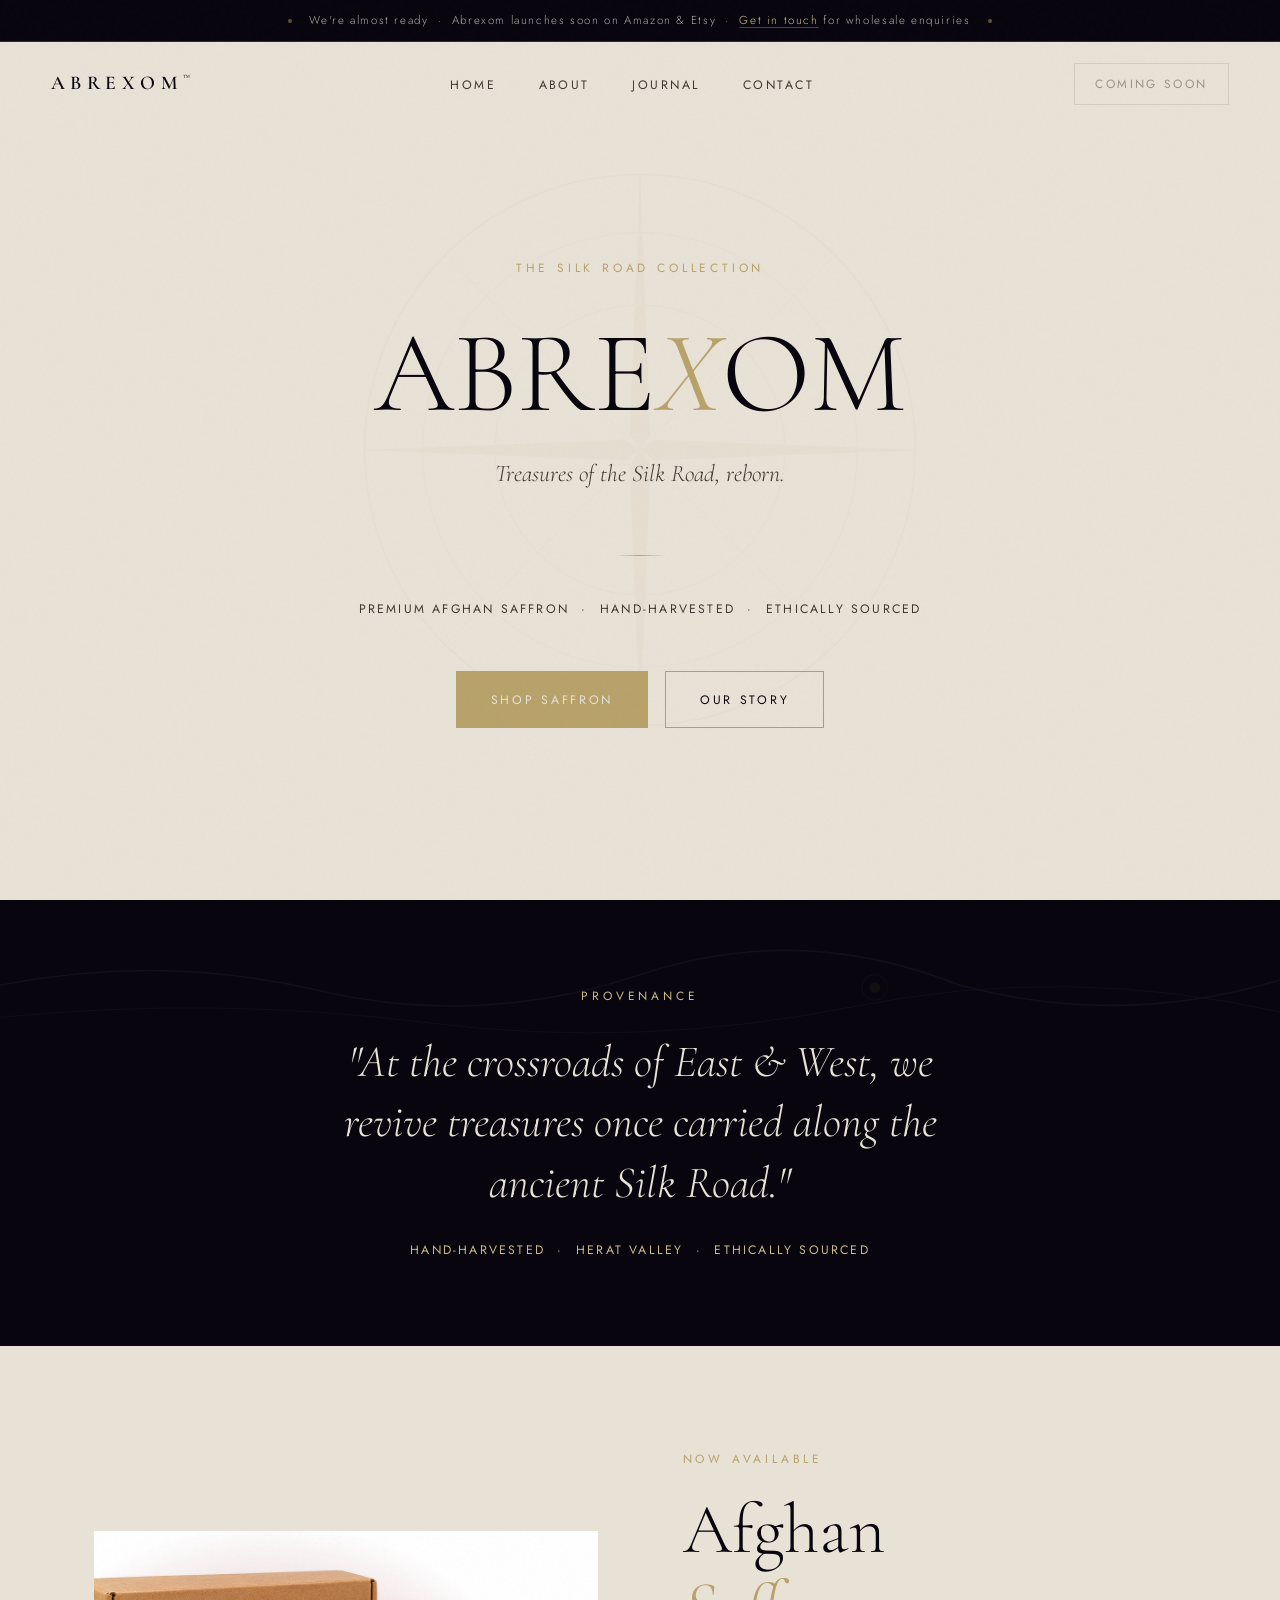
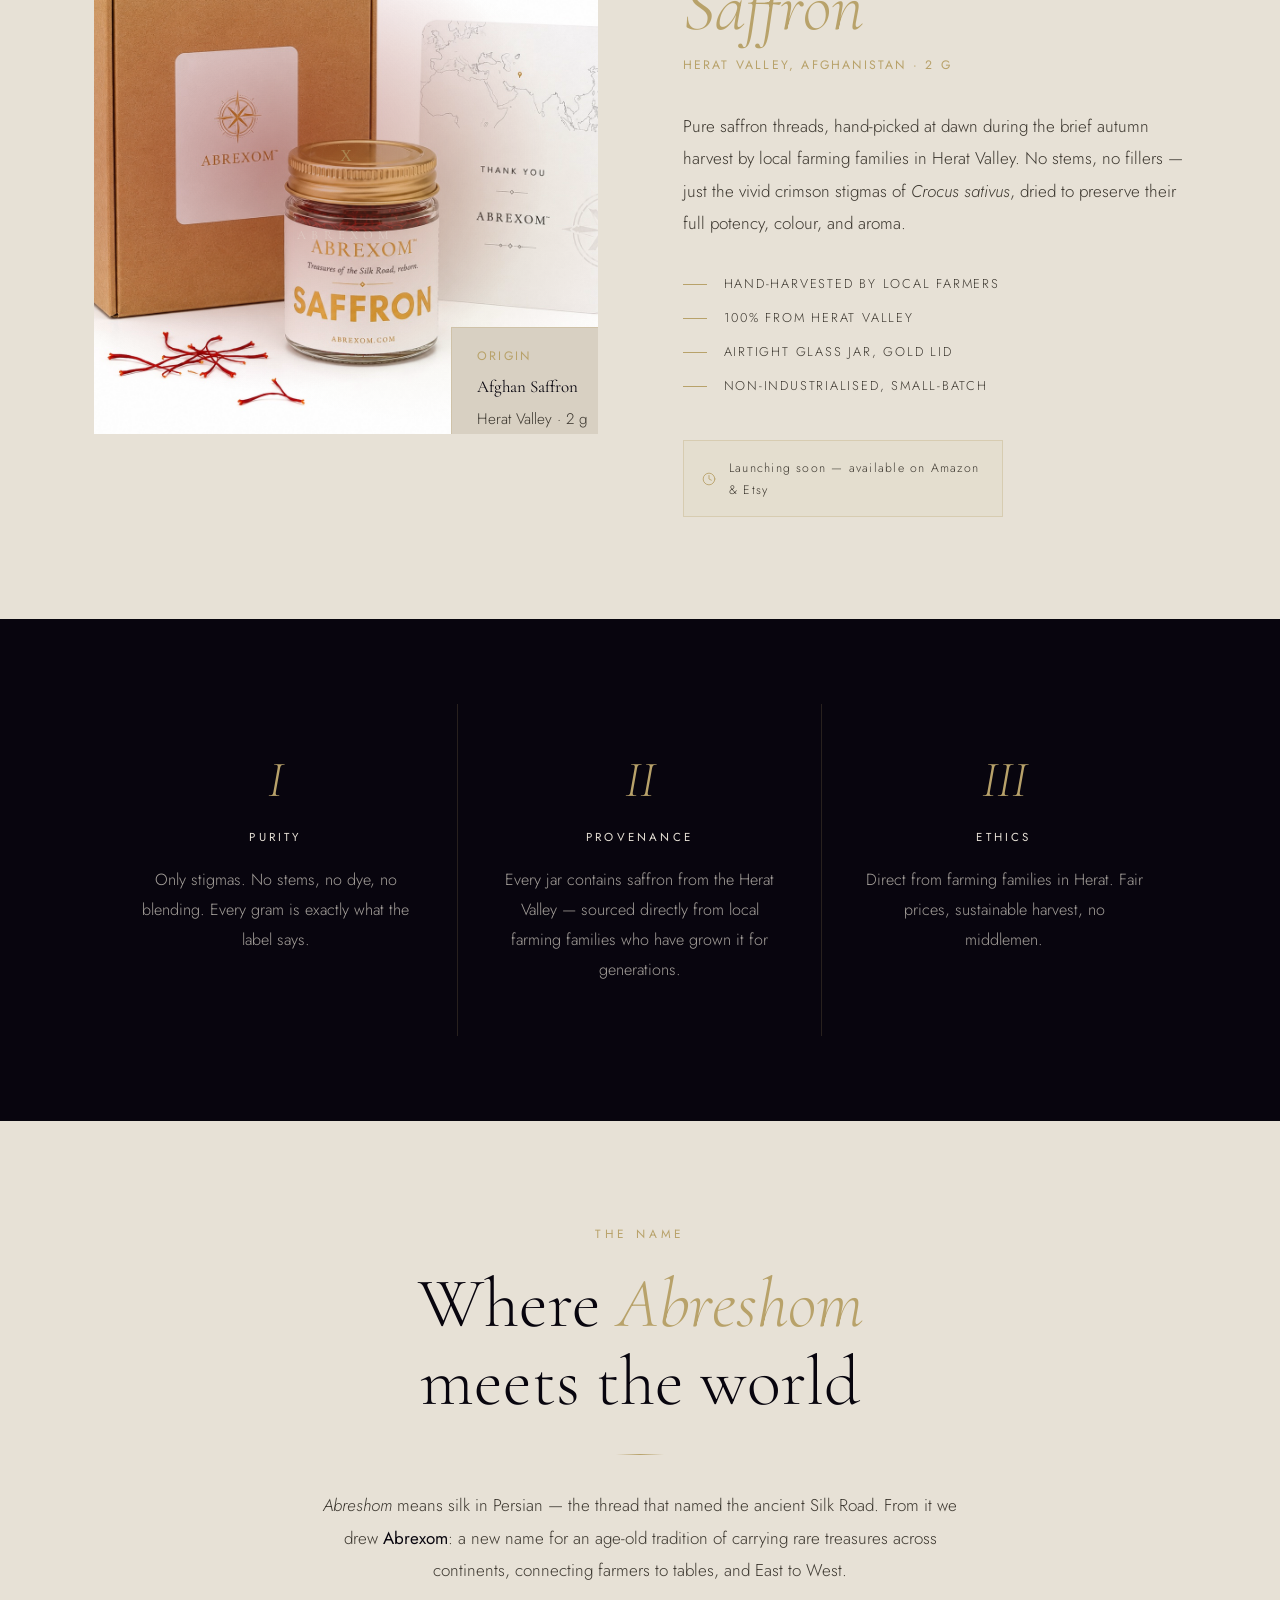
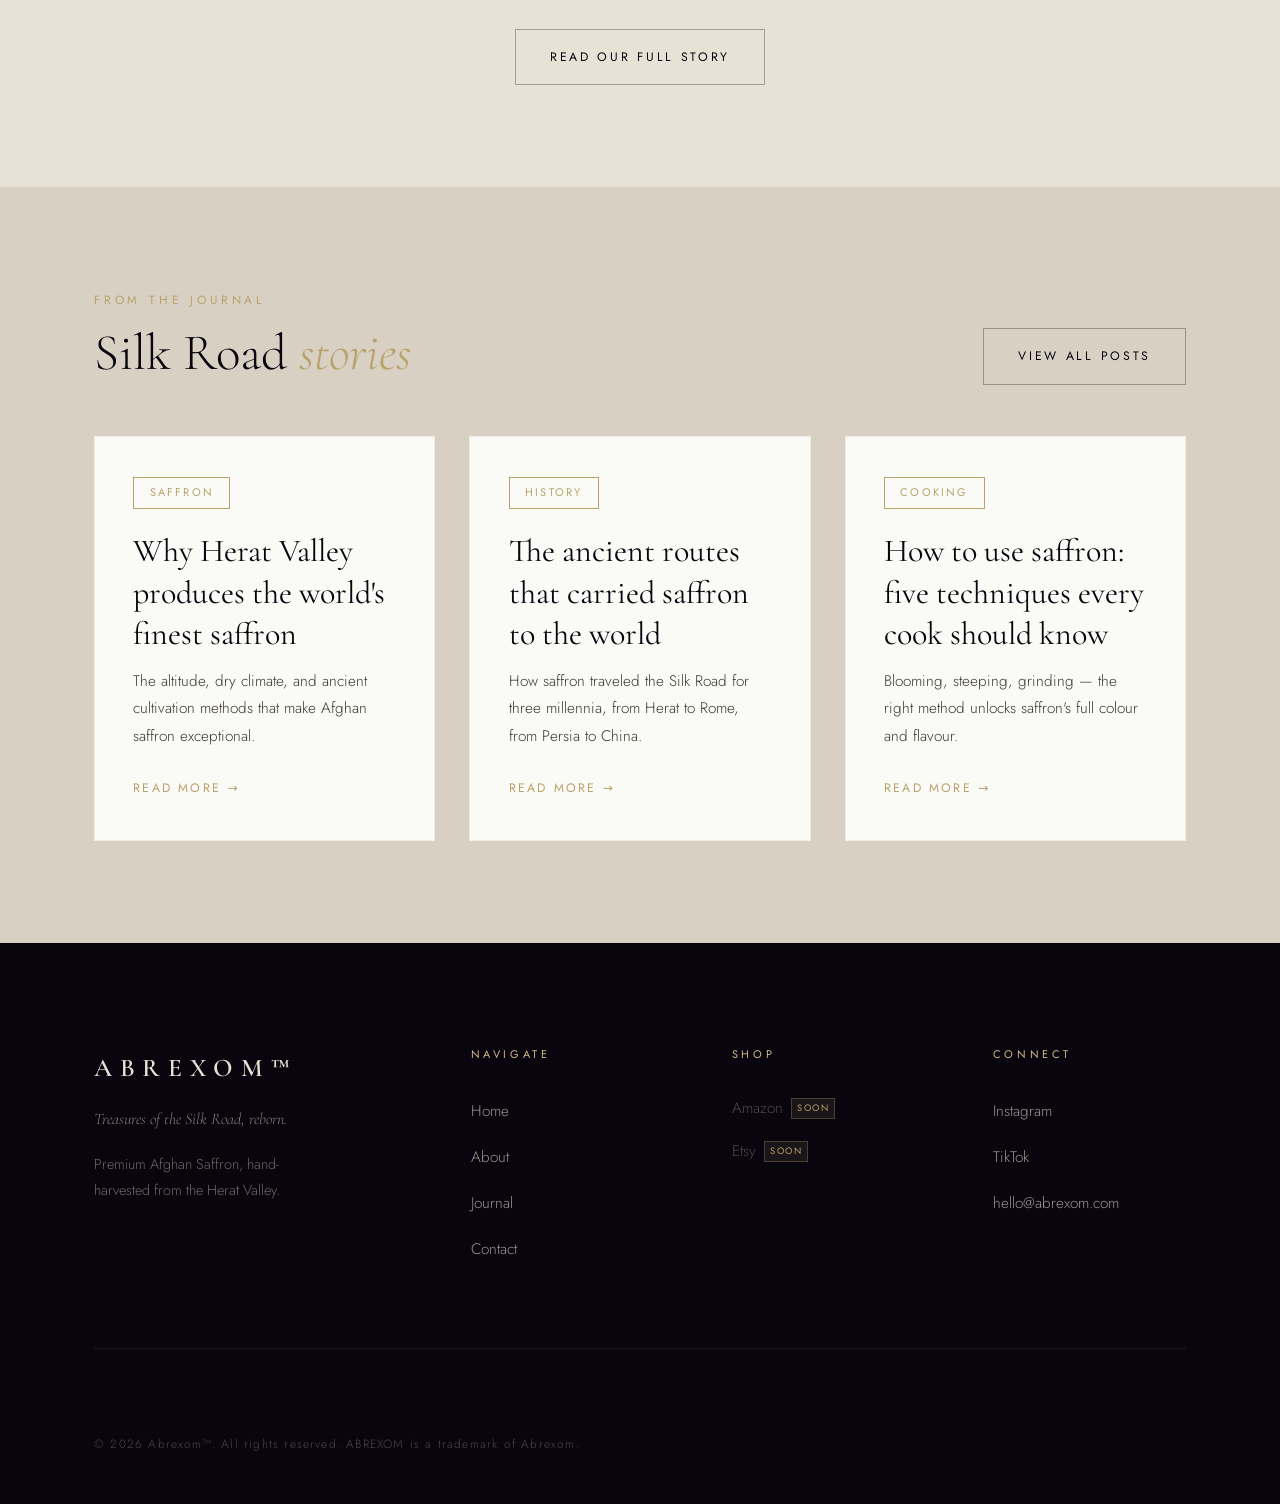
<file: index.html>
<!DOCTYPE html>
<html lang="en">
<head>
  <meta charset="UTF-8" />
  <meta name="viewport" content="width=device-width, initial-scale=1.0" />
  <!-- Google Analytics 4 -->
  <script async src="https://www.googletagmanager.com/gtag/js?id=G-04LR4LL9JZ"></script>
  <script>
    window.dataLayer = window.dataLayer || [];
    function gtag(){dataLayer.push(arguments);}
    gtag('js', new Date());
    gtag('config', 'G-04LR4LL9JZ');
  </script>
  <title>Abrexom™ — Treasures of the Silk Road, Reborn</title>
  <meta name="description" content="Premium Afghan Saffron, hand-harvested from the Herat Valley. Abrexom revives ancient Silk Road spices for the modern table." />
  <meta name="keywords" content="Afghan saffron, Herat Valley saffron, premium saffron, Silk Road spices, buy saffron online" />
  <link rel="canonical" href="https://www.abrexom.com/" />
  <meta property="og:type" content="website" />
  <meta property="og:url" content="https://www.abrexom.com/" />
  <meta property="og:title" content="Abrexom™ — Treasures of the Silk Road, Reborn" />
  <meta property="og:description" content="Premium Afghan Saffron, hand-harvested from the Herat Valley. Ethically sourced. Exceptionally pure." />
  <meta property="og:image" content="https://www.abrexom.com/assets/images/og-image.jpg" />
  <meta name="twitter:card" content="summary_large_image" />
  <script type="application/ld+json">
  {"@context":"https://schema.org","@type":"Organization","name":"Abrexom","url":"https://www.abrexom.com","description":"Abrexom revives treasures once carried along the ancient Silk Road. Premium Afghan saffron, hand-harvested from the Herat Valley.","sameAs":["https://www.instagram.com/shopabrexom","https://www.tiktok.com/@shopabrexom","https://www.amazon.com/abrexom","https://www.etsy.com/shop/abrexom"]}
  </script>
  <link rel="icon" href="/assets/images/favicon.ico" />
  <link rel="apple-touch-icon" href="/assets/images/apple-touch-icon.png" />
  <link rel="stylesheet" href="/css/global.css?v=11" />
</head>
<body>

<!-- ══ ANNOUNCEMENT BANNER ══════════════════════════════════ -->
<div class="announcement-bar">
  <div class="announcement-bar__inner">
    <span class="announcement-bar__dot" aria-hidden="true"></span>
    <p>We're almost ready &nbsp;·&nbsp; Abrexom launches soon on Amazon &amp; Etsy &nbsp;·&nbsp; <a href="/pages/contact.html">Get in touch</a> for wholesale enquiries</p>
    <span class="announcement-bar__dot" aria-hidden="true"></span>
  </div>
</div>

<!-- ══ NAV ══════════════════════════════════════════════════ -->
<nav class="nav" id="nav">
  <a href="/index.html" class="nav__logo">Abrexom<sup>™</sup></a>
  <ul class="nav__links">
    <li><a href="/index.html">Home</a></li>
    <li><a href="/pages/about.html">About</a></li>
    <li><a href="/pages/blog.html">Journal</a></li>
    <li><a href="/pages/contact.html">Contact</a></li>
  </ul>
  <a href="#shop" class="nav__shop nav__shop--disabled" aria-disabled="true">Coming Soon</a>
  <button class="nav__toggle" id="navToggle" aria-label="Open menu">
    <span></span><span></span><span></span>
  </button>
</nav>

<!-- Mobile drawer -->
<div class="nav__drawer" id="navDrawer">
  <a href="/index.html">Home</a>
  <a href="/pages/about.html">About</a>
  <a href="/pages/blog.html">Journal</a>
  <a href="/pages/contact.html">Contact</a>
  <a href="#" style="color:var(--ink-soft);cursor:default;pointer-events:none;">Coming Soon</a>
</div>

<!-- ══ HERO ═════════════════════════════════════════════════ -->
<section class="hero" style="min-height:100vh;display:flex;align-items:center;justify-content:center;text-align:center;padding:8rem 2rem 5rem;position:relative;overflow:hidden;">

  <!-- Compass rose watermark (decorative SVG — kept as bg element) -->
  <svg class="compass-wm" style="left:50%;top:50%;transform:translate(-50%,-50%);" viewBox="0 0 400 400" fill="none" xmlns="http://www.w3.org/2000/svg" aria-hidden="true">
    <circle cx="200" cy="200" r="190" stroke="#B8A26A" stroke-width="0.8"/>
    <circle cx="200" cy="200" r="150" stroke="#B8A26A" stroke-width="0.5"/>
    <circle cx="200" cy="200" r="100" stroke="#B8A26A" stroke-width="0.5"/>
    <line x1="200" y1="10" x2="200" y2="390" stroke="#B8A26A" stroke-width="0.5"/>
    <line x1="10" y1="200" x2="390" y2="200" stroke="#B8A26A" stroke-width="0.5"/>
    <line x1="65" y1="65" x2="335" y2="335" stroke="#B8A26A" stroke-width="0.5"/>
    <line x1="335" y1="65" x2="65" y2="335" stroke="#B8A26A" stroke-width="0.5"/>
    <polygon points="200,10 207,190 200,200 193,190" fill="#B8A26A"/>
    <polygon points="200,390 207,210 200,200 193,210" fill="#B8A26A"/>
    <polygon points="10,200 190,193 200,200 190,207" fill="#B8A26A"/>
    <polygon points="390,200 210,193 200,200 210,207" fill="#B8A26A"/>
  </svg>

  <div style="position:relative;z-index:1;max-width:900px;margin:0 auto;">
    <p class="t-eyebrow" style="margin-bottom:2.5rem;opacity:0;animation:fadeUp 0.9s 0.1s forwards;">
      The Silk Road Collection
    </p>
    <h1 class="t-display" style="margin-bottom:1.5rem;opacity:0;animation:fadeUp 0.9s 0.3s forwards;">
      ABRE<em>X</em>OM
    </h1>
    <p style="font-family:var(--ff-serif);font-size:clamp(1rem,2.5vw,1.4rem);font-style:italic;font-weight:300;color:var(--ink-soft);margin-bottom:3.5rem;opacity:0;animation:fadeUp 0.9s 0.5s forwards;">
      Treasures of the Silk Road, reborn.
    </p>
    <div class="divider" style="opacity:0;animation:fadeIn 1s 0.7s forwards;"></div>
    <p class="t-caption" style="margin-top:2.5rem;opacity:0;animation:fadeUp 0.9s 0.9s forwards;">
      Premium Afghan Saffron &nbsp;·&nbsp; Hand-harvested &nbsp;·&nbsp; Ethically sourced
    </p>
    <div class="hero-btns" style="margin-top:3rem;display:flex;gap:1rem;justify-content:center;flex-wrap:wrap;opacity:0;animation:fadeUp 0.9s 1.1s forwards;">
      <a href="#shop" class="btn btn--gold">Shop Saffron</a>
      <a href="/pages/about.html" class="btn btn--outline">Our Story</a>
    </div>
  </div>
</section>

<!-- ══ PROVENANCE STRIP ══════════════════════════════════════ -->
<div class="strip-dark" id="provenance">
  <!-- Decorative Silk Road path SVG -->
  <svg class="silk-road-bg" viewBox="0 0 1200 200" fill="none" aria-hidden="true">
    <path d="M0,80 Q150,50 300,85 Q450,120 600,70 Q750,20 900,80 Q1050,120 1200,75" stroke="#B8A26A" stroke-width="1.5" fill="none"/>
    <path d="M0,110 Q200,90 400,115 Q600,140 800,100 Q1000,60 1200,105" stroke="#B8A26A" stroke-width="0.8" fill="none"/>
    <circle cx="820" cy="82" r="5" fill="#B8A26A"/>
    <circle cx="820" cy="82" r="12" stroke="#B8A26A" stroke-width="0.8" fill="none"/>
  </svg>
  <div class="container" style="position:relative;z-index:1;text-align:center;">
    <span class="t-eyebrow reveal" style="color:var(--gold-light);">Provenance</span>
    <blockquote class="reveal reveal-delay-1" style="font-family:var(--ff-serif);font-size:clamp(1.4rem,3.5vw,2.8rem);font-weight:300;font-style:italic;line-height:1.35;max-width:680px;margin:1.5rem auto;color:var(--stone);">
      "At the crossroads of East &amp; West, we revive treasures once carried along the ancient Silk Road."
    </blockquote>
    <p class="t-caption reveal reveal-delay-2" style="color:var(--gold-light);margin-top:1.5rem;">
      Hand-harvested &nbsp;·&nbsp; Herat Valley &nbsp;·&nbsp; Ethically sourced
    </p>
  </div>
</div>

<!-- ══ PRODUCT ═══════════════════════════════════════════════ -->
<section class="section" id="shop">
  <div class="container">
    <div class="product-grid">

      <!-- Product image — replace SVG placeholder with real photo -->
      <div class="product-visual reveal">
        <!--
          IMAGE PLACEHOLDER
          Add hero-jar.jpg to: assets/images/hero-jar.jpg
          Recommended size: 900 x 900px (square), JPG
          This block will show the image once the file is added.
        -->
        <img
          src="/assets/images/hero-jar.jpg"
          alt="Abrexom Afghan Saffron — 2g glass jar, hand-harvested from the Herat Valley"
          class="product-img"
          onerror="this.style.display='none';this.nextElementSibling.style.display='flex';"
        />
        <!-- Fallback shown only if image file is missing -->
        <div class="product-img-fallback">
          <svg width="80" height="80" viewBox="0 0 400 400" fill="none" aria-hidden="true">
            <circle cx="200" cy="200" r="180" stroke="#B8A26A" stroke-width="1" opacity="0.4"/>
            <circle cx="200" cy="200" r="120" stroke="#B8A26A" stroke-width="0.6" opacity="0.3"/>
            <line x1="200" y1="20" x2="200" y2="380" stroke="#B8A26A" stroke-width="0.6" opacity="0.3"/>
            <line x1="20" y1="200" x2="380" y2="200" stroke="#B8A26A" stroke-width="0.6" opacity="0.3"/>
            <text x="200" y="215" font-family="Georgia, serif" font-size="80" font-weight="300" fill="#B8A26A" text-anchor="middle" opacity="0.6">X</text>
          </svg>
          <p style="font-family:var(--ff-serif);font-size:0.75rem;letter-spacing:0.4em;text-transform:uppercase;color:var(--stone);opacity:0.5;margin-top:1.5rem;">Abrexom</p>
        </div>
        <!-- Origin tag -->
        <div class="product-tag">
          <p class="t-caption" style="color:var(--gold);margin-bottom:0.3rem;">Origin</p>
          <p style="font-family:var(--ff-serif);font-size:1rem;font-weight:400;color:var(--ink);">Afghan Saffron</p>
          <p class="t-small" style="margin-top:0.2rem;">Herat Valley · 2 g</p>
        </div>
      </div>

      <!-- Product info -->
      <div class="reveal reveal-delay-2">
        <span class="t-eyebrow">Now Available</span>
        <h2 class="t-h1" style="margin:1.25rem 0 0.5rem;">Afghan<br><em>Saffron</em></h2>
        <p class="t-caption" style="color:var(--gold);margin-bottom:2rem;">Herat Valley, Afghanistan · 2 g</p>
        <p class="t-body" style="margin-bottom:2rem;">Pure saffron threads, hand-picked at dawn during the brief autumn harvest by local farming families in Herat Valley. No stems, no fillers — just the vivid crimson stigmas of <em>Crocus sativus</em>, dried to preserve their full potency, colour, and aroma.</p>

        <ul class="product-attrs">
          <li>Hand-harvested by local farmers</li>
          <li>100% from Herat Valley</li>
          <li>Airtight glass jar, gold lid</li>
          <li>Non-industrialised, small-batch</li>
        </ul>

        <!-- Shop buttons -->
        <div class="coming-soon-banner">
          <svg width="14" height="14" viewBox="0 0 24 24" fill="none" stroke="currentColor" stroke-width="1.5" stroke-linecap="round" stroke-linejoin="round" aria-hidden="true"><circle cx="12" cy="12" r="10"/><polyline points="12 6 12 12 16 14"/></svg>
          <span>Launching soon — available on Amazon &amp; Etsy</span>
        </div>
      </div>
    </div>
  </div>
</section>

<!-- ══ VALUES ════════════════════════════════════════════════ -->
<section class="values-section">
  <div class="container">
    <div class="values-boxes">
      <div class="value-box reveal">
        <span class="value-box__num">I</span>
        <p class="value-box__title">Purity</p>
        <p class="value-box__text">Only stigmas. No stems, no dye, no blending. Every gram is exactly what the label says.</p>
      </div>
      <div class="value-box reveal reveal-delay-2">
        <span class="value-box__num">II</span>
        <p class="value-box__title">Provenance</p>
        <p class="value-box__text">Every jar contains saffron from the Herat Valley — sourced directly from local farming families who have grown it for generations.</p>
      </div>
      <div class="value-box reveal reveal-delay-3">
        <span class="value-box__num">III</span>
        <p class="value-box__title">Ethics</p>
        <p class="value-box__text">Direct from farming families in Herat. Fair prices, sustainable harvest, no middlemen.</p>
      </div>
    </div>
  </div>
</section>

<!-- ══ STORY TEASER ══════════════════════════════════════════ -->
<section class="section" style="text-align:center;">
  <div class="container container--narrow">
    <span class="t-eyebrow reveal">The Name</span>
    <h2 class="t-h1 reveal reveal-delay-1" style="margin:1.25rem 0;">
      Where <em>Abreshom</em><br>meets the world
    </h2>
    <span class="divider reveal reveal-delay-2"></span>
    <p class="t-body reveal reveal-delay-3" style="margin-top:2rem;">
      <em>Abreshom</em> means silk in Persian — the thread that named the ancient Silk Road. From it we drew <strong style="color:var(--ink);font-weight:400;">Abrexom</strong>: a new name for an age-old tradition of carrying rare treasures across continents, connecting farmers to tables, and East to West.
    </p>
    <div style="margin-top:2.5rem;" class="reveal reveal-delay-4">
      <a href="/pages/about.html" class="btn btn--outline">Read Our Full Story</a>
    </div>
  </div>
</section>

<!-- ══ JOURNAL TEASER ════════════════════════════════════════ -->
<section class="section" style="background:var(--stone-d);">
  <div class="container">
    <div class="journal-header">
      <div>
        <span class="t-eyebrow reveal">From the Journal</span>
        <h2 class="t-h2 reveal reveal-delay-1" style="margin-top:0.75rem;">Silk Road <em>stories</em></h2>
      </div>
      <a href="/pages/blog.html" class="btn btn--outline reveal">View all posts</a>
    </div>
    <div class="grid-3">
      <article class="card reveal">
        <span class="badge" style="margin-bottom:1.25rem;">Saffron</span>
        <h3 class="t-h3" style="margin-bottom:0.75rem;">Why Herat Valley produces the world's finest saffron</h3>
        <p class="t-small" style="margin-bottom:1.25rem;">The altitude, dry climate, and ancient cultivation methods that make Afghan saffron exceptional.</p>
        <a href="/pages/blog.html#post-1" class="t-caption" style="color:var(--gold);">Read more →</a>
      </article>
      <article class="card reveal reveal-delay-2">
        <span class="badge" style="margin-bottom:1.25rem;">History</span>
        <h3 class="t-h3" style="margin-bottom:0.75rem;">The ancient routes that carried saffron to the world</h3>
        <p class="t-small" style="margin-bottom:1.25rem;">How saffron traveled the Silk Road for three millennia, from Herat to Rome, from Persia to China.</p>
        <a href="/pages/blog.html#post-2" class="t-caption" style="color:var(--gold);">Read more →</a>
      </article>
      <article class="card reveal reveal-delay-3">
        <span class="badge" style="margin-bottom:1.25rem;">Cooking</span>
        <h3 class="t-h3" style="margin-bottom:0.75rem;">How to use saffron: five techniques every cook should know</h3>
        <p class="t-small" style="margin-bottom:1.25rem;">Blooming, steeping, grinding — the right method unlocks saffron's full colour and flavour.</p>
        <a href="/pages/blog.html#post-3" class="t-caption" style="color:var(--gold);">Read more →</a>
      </article>
    </div>
  </div>
</section>

<!-- ══ FOOTER ════════════════════════════════════════════════ -->
<footer class="footer">
  <div class="container">
    <div class="footer__grid">
      <div>
        <p class="footer__brand-name">Abrexom™</p>
        <p class="footer__brand-tag">Treasures of the Silk Road, reborn.</p>
        <p class="footer__brand-sub">Premium Afghan Saffron, hand-harvested from the Herat Valley.</p>
      </div>
      <div>
        <p class="footer__col-title">Navigate</p>
        <ul class="footer__col-links">
          <li><a href="/index.html">Home</a></li>
          <li><a href="/pages/about.html">About</a></li>
          <li><a href="/pages/blog.html">Journal</a></li>
          <li><a href="/pages/contact.html">Contact</a></li>
        </ul>
      </div>
      <div>
        <p class="footer__col-title">Shop</p>
        <ul class="footer__col-links">
          <li><span class="footer-link-disabled">Amazon <span class="footer-soon-tag">Soon</span></span></li>
          <li><span class="footer-link-disabled">Etsy <span class="footer-soon-tag">Soon</span></span></li>
        </ul>
      </div>
      <div>
        <p class="footer__col-title">Connect</p>
        <ul class="footer__col-links">
          <li><a href="https://instagram.com/shopabrexom" target="_blank" rel="noopener noreferrer">Instagram</a></li>
          <li><a href="https://tiktok.com/@shopabrexom" target="_blank" rel="noopener noreferrer">TikTok</a></li>
          <li><a href="mailto:hello@abrexom.com">hello@abrexom.com</a></li>
        </ul>
      </div>
    </div>
    <div class="footer__bottom">
      <p class="footer__legal">&copy; <span class="footer-year"></span> Abrexom™. All rights reserved. ABREXOM is a trademark of Abrexom.</p>
    </div>
  </div>
</footer>

<script src="/js/main.js" defer></script>
</body>
</html>
</file>
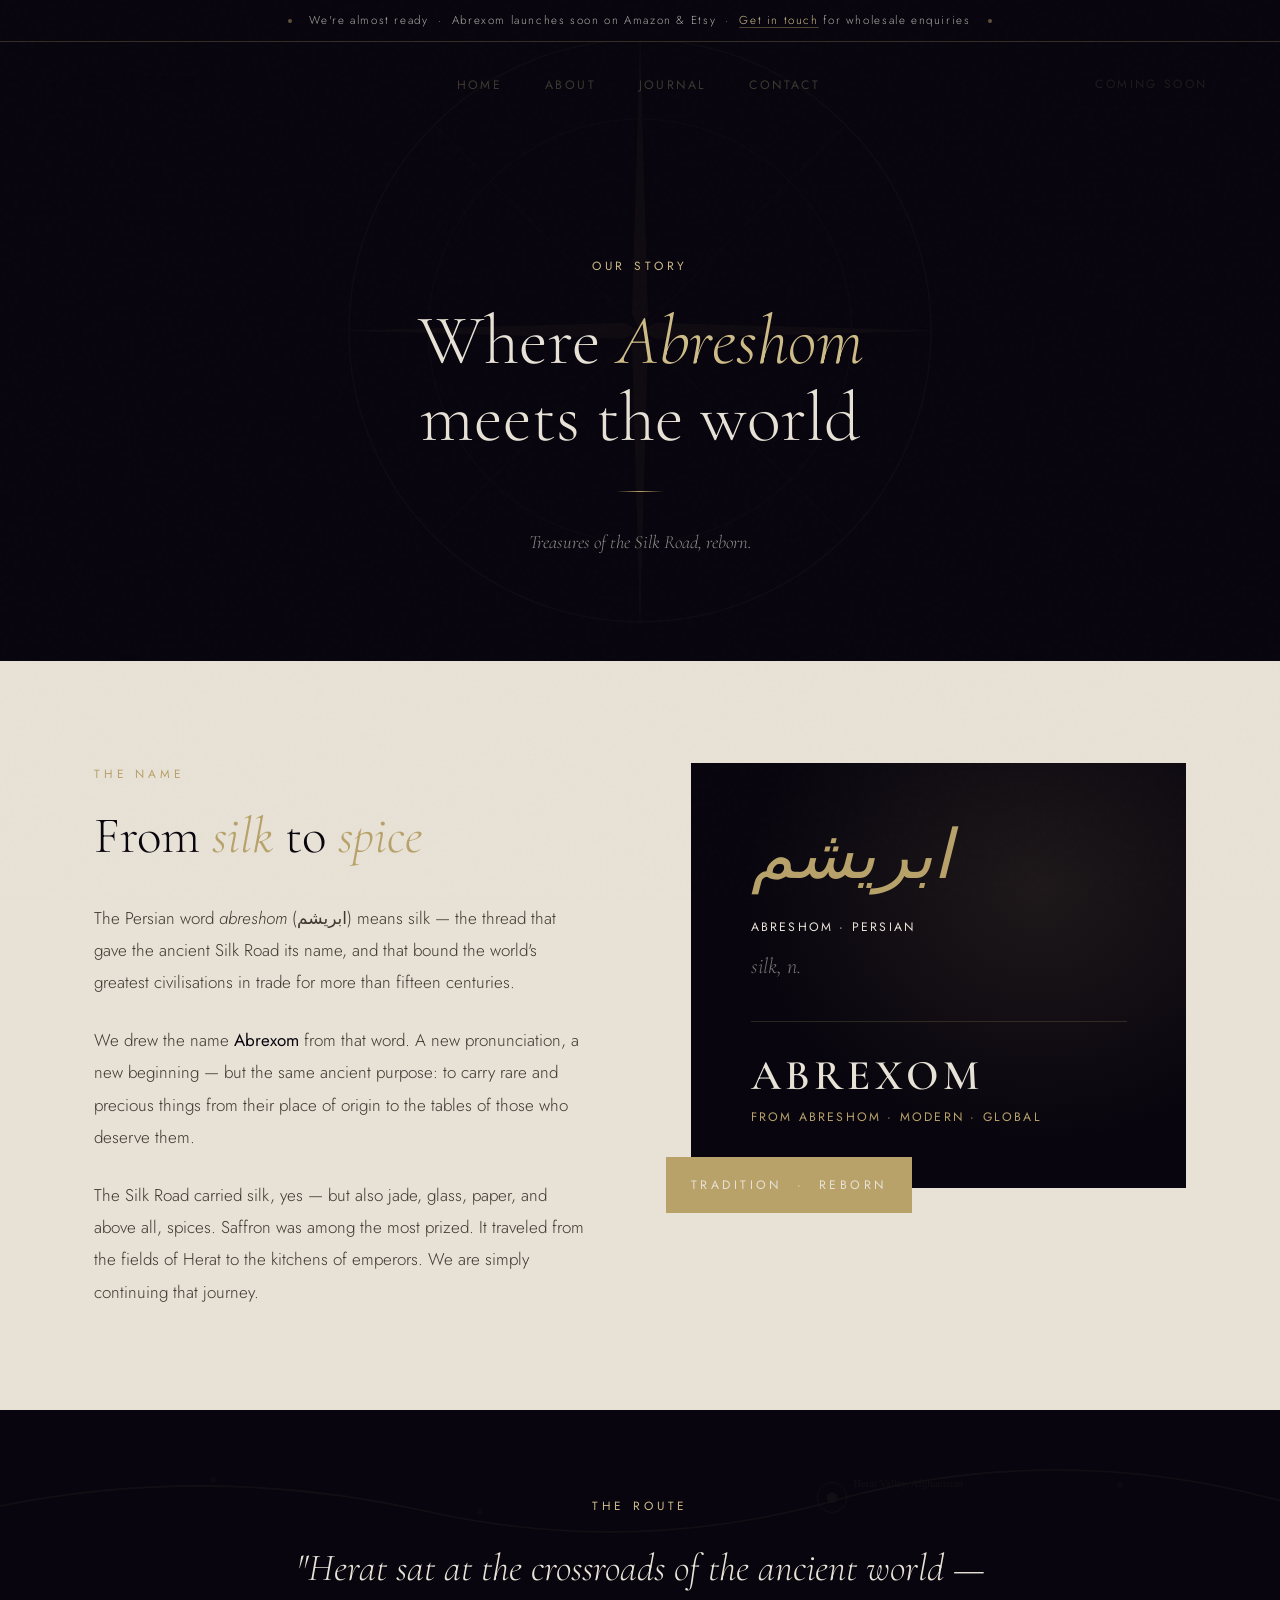
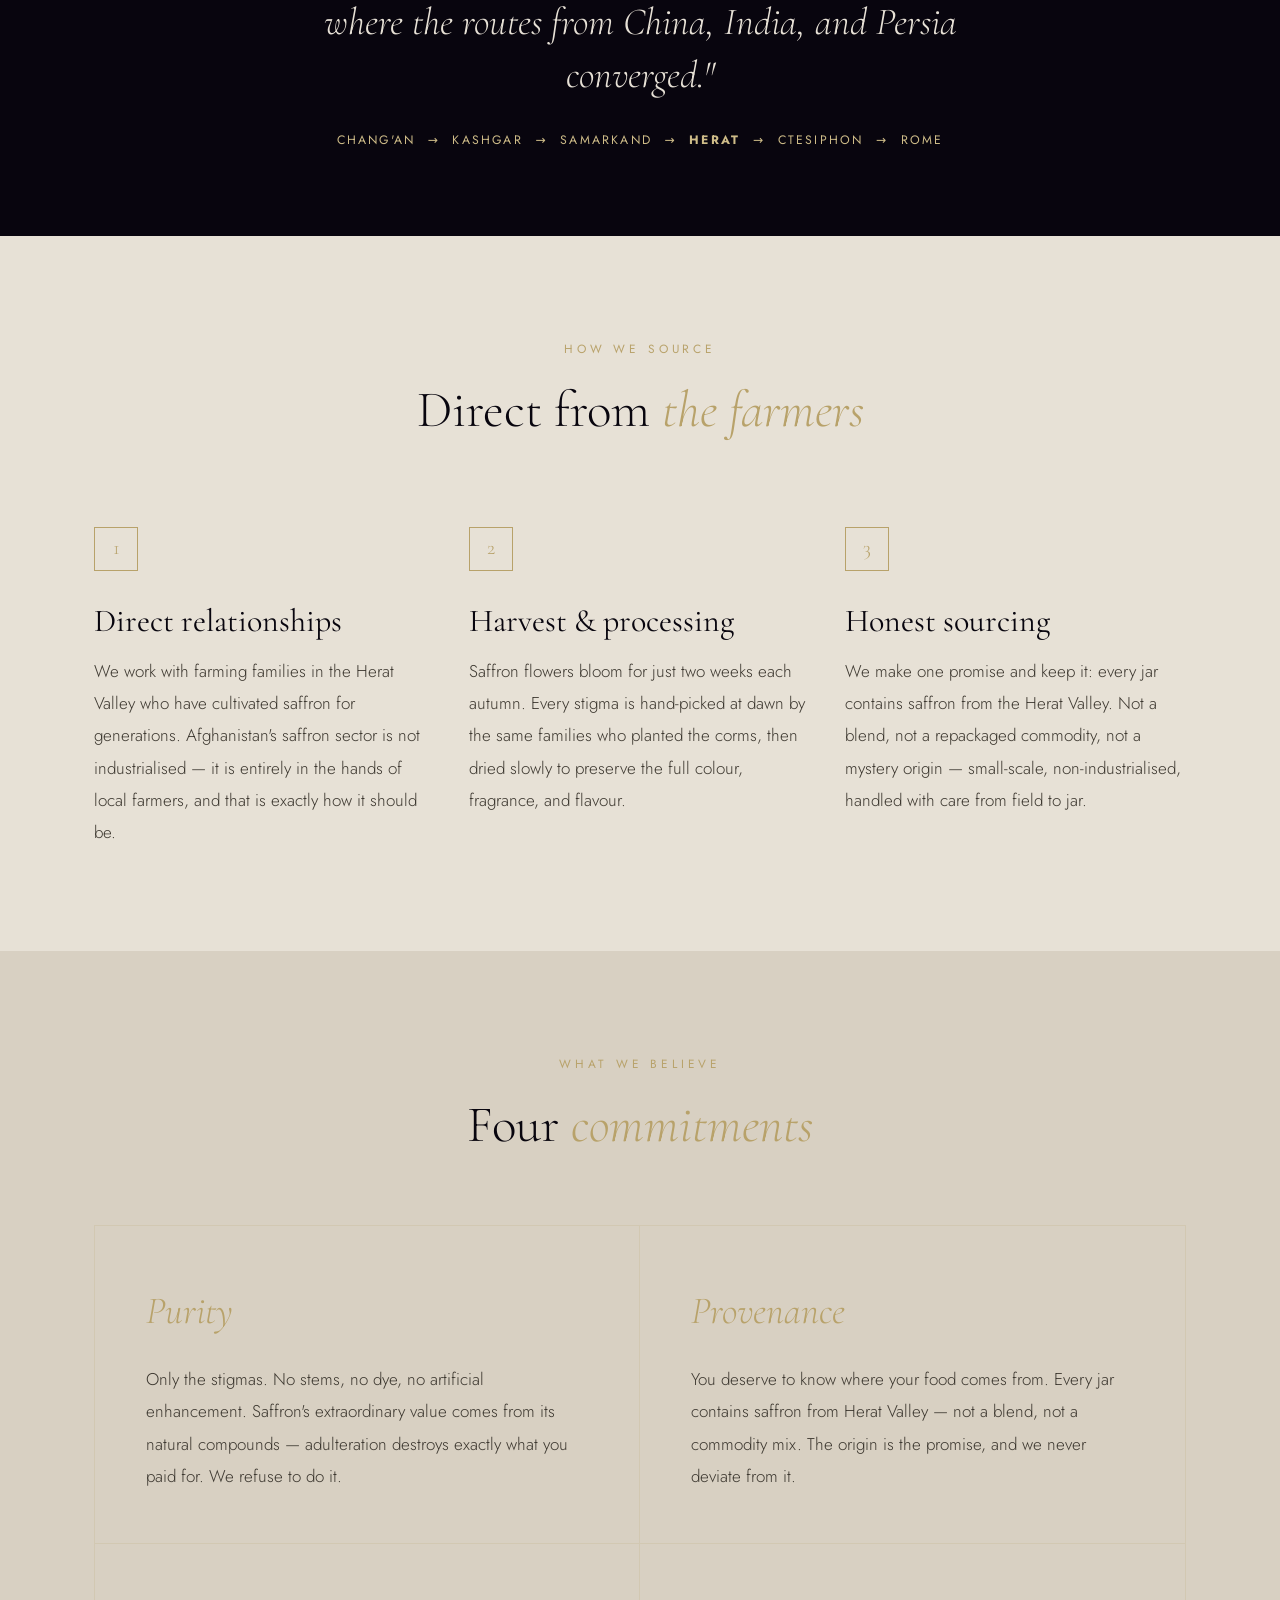
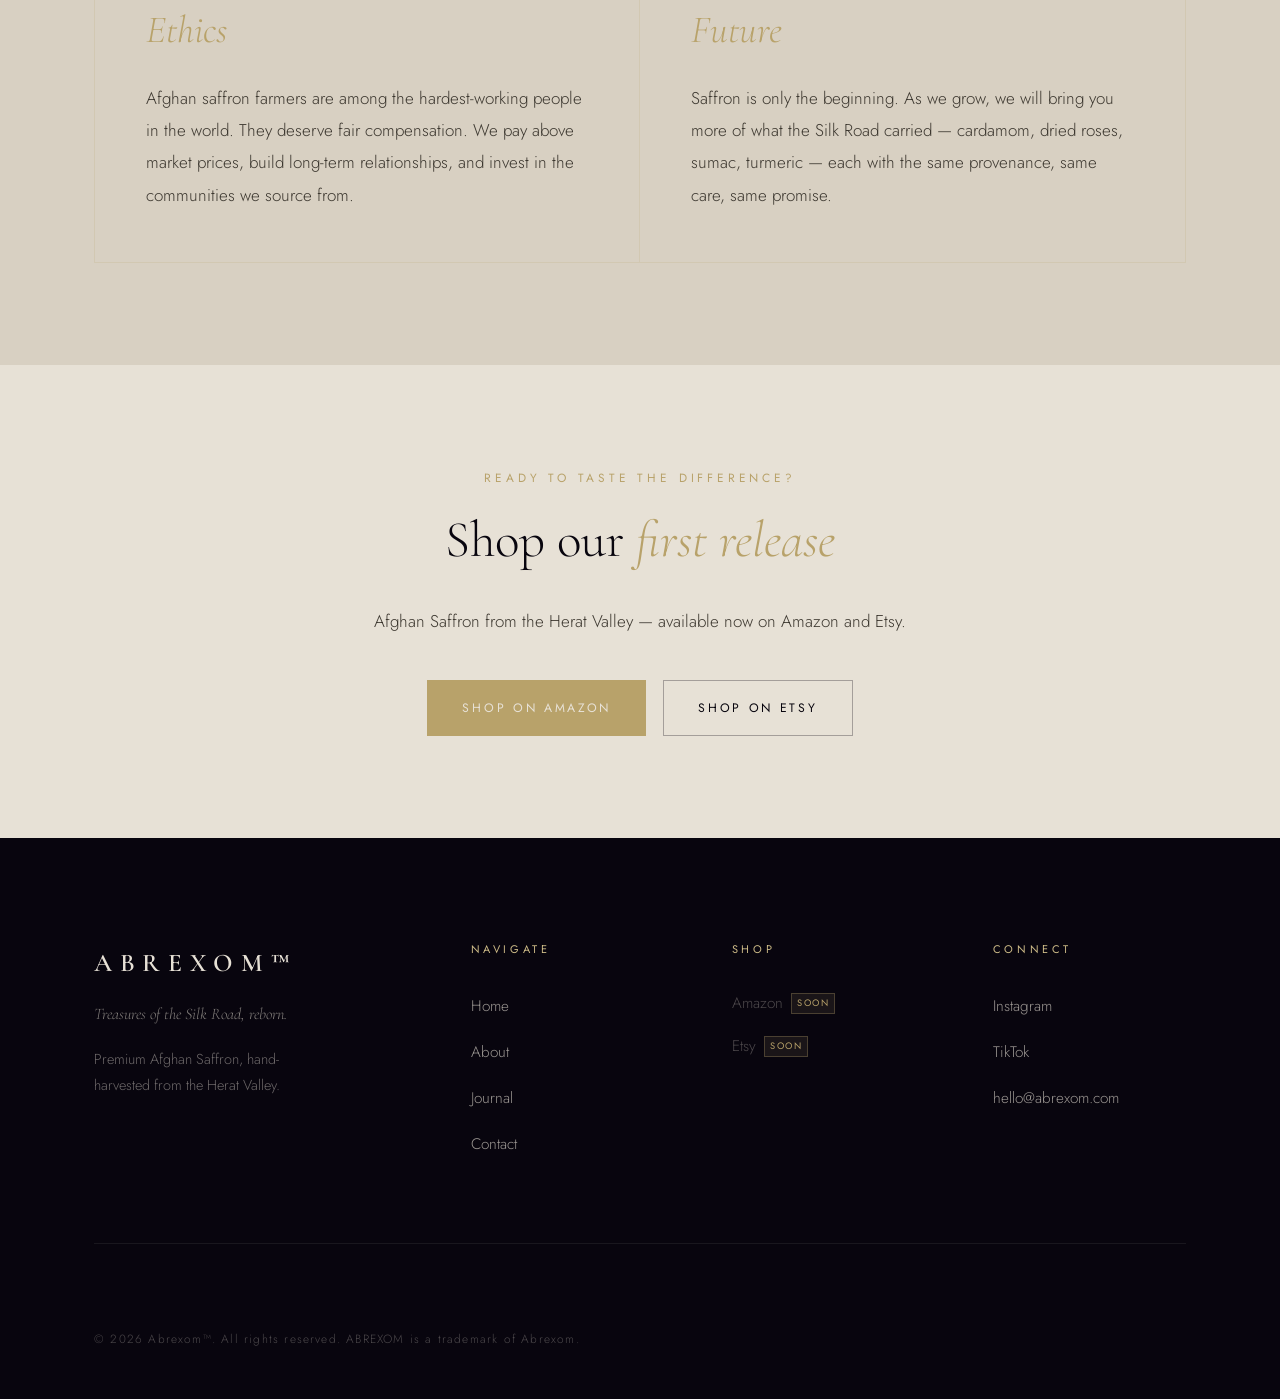
<file: pages/about.html>
<!DOCTYPE html>
<html lang="en">
<head>
  <meta charset="UTF-8" />
  <meta name="viewport" content="width=device-width, initial-scale=1.0" />
  <!-- Google Analytics 4 — must be first script in head -->
  <script async src="https://www.googletagmanager.com/gtag/js?id=G-04LR4LL9JZ"></script>
  <script>
    window.dataLayer = window.dataLayer || [];
    function gtag(){dataLayer.push(arguments);}
    gtag('js', new Date());
    gtag('config', 'G-04LR4LL9JZ');
  </script>
  <title>About — Abrexom™ | Treasures of the Silk Road, Reborn</title>
  <meta name="description" content="The story of Abrexom — why we revive ancient Silk Road spices, how we source directly from Herat Valley farmers, and what we believe about provenance and purity." />
  <link rel="canonical" href="https://www.abrexom.com/pages/about.html" />
  <meta property="og:title" content="About Abrexom™" />
  <meta property="og:description" content="From the word Abreshom — silk in Persian — we built a brand to revive the treasures of the ancient Silk Road." />
  <meta property="og:image" content="https://www.abrexom.com/assets/images/og-image.jpg" />
  <link rel="icon" href="/assets/images/favicon.ico" />
  <link rel="stylesheet" href="/css/global.css?v=11" />

</head>
<body>
<!-- ══ ANNOUNCEMENT BANNER ══════════════════════════════════ -->
<div class="announcement-bar">
  <div class="announcement-bar__inner">
    <span class="announcement-bar__dot" aria-hidden="true"></span>
    <p>We're almost ready &nbsp;·&nbsp; Abrexom launches soon on Amazon &amp; Etsy &nbsp;·&nbsp; <a href="/pages/contact.html">Get in touch</a> for wholesale enquiries</p>
    <span class="announcement-bar__dot" aria-hidden="true"></span>
  </div>
</div>

<!-- ══ NAV ══════════════════════════════════════════════════ -->
<nav class="nav" id="nav">
  <a href="/index.html" class="nav__logo">Abrexom™</a>
  <ul class="nav__links">
    <li><a href="/index.html">Home</a></li>
    <li><a href="/pages/about.html">About</a></li>
    <li><a href="/pages/blog.html">Journal</a></li>
    <li><a href="/pages/contact.html">Contact</a></li>
  </ul>
  <a href="/index.html#shop" class="nav__shop nav__shop--disabled" aria-disabled="true">Coming Soon</a>
  <button class="nav__toggle" id="navToggle" aria-label="Open menu">
    <span></span><span></span><span></span>
  </button>
</nav>
<div class="nav__drawer" id="navDrawer">
  <a href="/index.html">Home</a>
  <a href="/pages/about.html">About</a>
  <a href="/pages/blog.html">Journal</a>
  <a href="/pages/contact.html">Contact</a>
  <a href="/index.html#shop" style="color:var(--gold)">Shop Now</a>
</div>

<!-- ══ PAGE HEADER ══════════════════════════════════════════ -->
<header class="page-header">
  <div class="page-header__bg"></div>
  <!-- Compass watermark -->
  <svg style="position:absolute;inset:0;width:100%;height:100%;opacity:0.04;pointer-events:none;" viewBox="0 0 800 500" fill="none" aria-hidden="true">
    <circle cx="400" cy="250" r="220" stroke="#B8A26A" stroke-width="1"/>
    <circle cx="400" cy="250" r="160" stroke="#B8A26A" stroke-width="0.6"/>
    <line x1="400" y1="30" x2="400" y2="470" stroke="#B8A26A" stroke-width="0.6"/>
    <line x1="180" y1="250" x2="620" y2="250" stroke="#B8A26A" stroke-width="0.6"/>
    <line x1="244" y1="94" x2="556" y2="406" stroke="#B8A26A" stroke-width="0.5"/>
    <line x1="556" y1="94" x2="244" y2="406" stroke="#B8A26A" stroke-width="0.5"/>
    <polygon points="400,30 406,238 400,250 394,238" fill="#B8A26A"/>
    <polygon points="400,470 406,262 400,250 394,262" fill="#B8A26A"/>
    <polygon points="180,250 388,244 400,250 388,256" fill="#B8A26A"/>
    <polygon points="620,250 412,244 400,250 412,256" fill="#B8A26A"/>
  </svg>
  <div class="container" style="position:relative;z-index:1;text-align:center;">
    <p class="t-eyebrow" style="color:var(--gold-light);margin-bottom:1.5rem;opacity:0;animation:fadeUp 0.8s 0.1s forwards;">Our Story</p>
    <h1 class="t-h1" style="color:var(--stone);opacity:0;animation:fadeUp 0.8s 0.3s forwards;">Where <em style="color:var(--gold-light);">Abreshom</em><br>meets the world</h1>
    <div class="divider" style="opacity:0;animation:fadeIn 1s 0.6s forwards;"></div>
    <p style="font-family:var(--ff-serif);font-style:italic;font-size:1.1rem;color:rgba(231,225,214,0.6);margin-top:1.5rem;opacity:0;animation:fadeUp 0.8s 0.8s forwards;">
      Treasures of the Silk Road, reborn.
    </p>
  </div>
</header>

<!-- ══ ORIGIN STORY ══════════════════════════════════════════ -->
<section class="section">
  <div class="container">
    <div style="display:grid;grid-template-columns:1fr 1fr;gap:6rem;align-items:start;">
      <div class="reveal">
        <span class="t-eyebrow">The Name</span>
        <h2 class="t-h2" style="margin:1.25rem 0 2rem;">From <em>silk</em> to <em>spice</em></h2>
        <p class="t-body" style="margin-bottom:1.5rem;">
          The Persian word <em>abreshom</em> (ابریشم) means silk — the thread that gave the ancient Silk Road its name, and that bound the world's greatest civilisations in trade for more than fifteen centuries.
        </p>
        <p class="t-body" style="margin-bottom:1.5rem;">
          We drew the name <strong style="color:var(--ink);font-weight:400;">Abrexom</strong> from that word. A new pronunciation, a new beginning — but the same ancient purpose: to carry rare and precious things from their place of origin to the tables of those who deserve them.
        </p>
        <p class="t-body">
          The Silk Road carried silk, yes — but also jade, glass, paper, and above all, spices. Saffron was among the most prized. It traveled from the fields of Herat to the kitchens of emperors. We are simply continuing that journey.
        </p>
      </div>

      <!-- Visual block -->
      <div class="reveal reveal-delay-2" style="position:relative;">
        <div style="background:var(--ink);padding:3.5rem;position:relative;overflow:hidden;">
          <div style="position:absolute;inset:0;background:radial-gradient(ellipse at 70% 30%,rgba(184,162,106,0.12),transparent 60%);"></div>
          <p style="font-family:var(--ff-serif);font-size:4rem;font-weight:300;font-style:italic;color:var(--gold);line-height:1;margin-bottom:1.5rem;position:relative;">ابریشم</p>
          <p class="t-caption" style="color:var(--stone);position:relative;margin-bottom:0.5rem;">Abreshom · Persian</p>
          <p style="font-family:var(--ff-serif);font-size:1.3rem;font-style:italic;color:rgba(231,225,214,0.5);position:relative;">silk, n.</p>
          <div style="height:0.5px;background:rgba(184,162,106,0.2);margin:2rem 0;position:relative;"></div>
          <p style="font-family:var(--ff-serif);font-size:2.5rem;font-weight:600;letter-spacing:0.1em;color:var(--stone);position:relative;line-height:1;">ABREXOM</p>
          <p class="t-caption" style="color:var(--gold);position:relative;margin-top:0.5rem;">From abreshom · modern · global</p>
        </div>
        <!-- Decorative tag -->
        <div style="position:absolute;bottom:-1.5rem;left:-1.5rem;background:var(--gold);padding:1rem 1.5rem;">
          <p class="t-caption" style="color:var(--stone);letter-spacing:0.28em;">Tradition &nbsp;·&nbsp; Reborn</p>
        </div>
      </div>
    </div>
  </div>
</section>

<!-- ══ SILK ROAD STRIP ═══════════════════════════════════════ -->
<div class="strip-dark section--sm">
  <svg class="silk-road-bg" viewBox="0 0 1200 200" fill="none" aria-hidden="true">
    <path d="M0,90 Q200,50 400,95 Q600,140 800,80 Q1000,30 1200,85" stroke="#B8A26A" stroke-width="1.5" fill="none"/>
    <circle cx="780" cy="82" r="5" fill="#B8A26A"/>
    <circle cx="780" cy="82" r="14" stroke="#B8A26A" stroke-width="0.8" fill="none"/>
    <text x="800" y="72" font-family="serif" font-size="10" fill="#B8A26A">Herat Valley, Afghanistan</text>
    <circle cx="200" cy="65" r="3" fill="#B8A26A" opacity="0.5"/>
    <circle cx="450" cy="95" r="3" fill="#B8A26A" opacity="0.5"/>
    <circle cx="1050" cy="70" r="3" fill="#B8A26A" opacity="0.5"/>
  </svg>
  <div class="container" style="position:relative;z-index:1;text-align:center;">
    <span class="t-eyebrow reveal" style="color:var(--gold-light);">The Route</span>
    <p style="font-family:var(--ff-serif);font-size:clamp(1.4rem,3vw,2.4rem);font-weight:300;font-style:italic;color:var(--stone);max-width:700px;margin:1.5rem auto;line-height:1.4;" class="reveal reveal-delay-1">
      "Herat sat at the crossroads of the ancient world — where the routes from China, India, and Persia converged."
    </p>
    <p class="t-caption reveal reveal-delay-2" style="color:var(--gold-light);">Chang'an &nbsp;→&nbsp; Kashgar &nbsp;→&nbsp; Samarkand &nbsp;→&nbsp; <strong>Herat</strong> &nbsp;→&nbsp; Ctesiphon &nbsp;→&nbsp; Rome</p>
  </div>
</div>

<!-- ══ HOW WE SOURCE ═════════════════════════════════════════ -->
<section class="section">
  <div class="container">
    <div style="text-align:center;max-width:600px;margin:0 auto 5rem;">
      <span class="t-eyebrow reveal">How We Source</span>
      <h2 class="t-h2 reveal reveal-delay-1" style="margin-top:1.25rem;">Direct from <em>the farmers</em></h2>
    </div>
    <div class="grid-3">
      <div class="reveal">
        <div style="width:44px;height:44px;border:0.5px solid var(--gold);display:flex;align-items:center;justify-content:center;margin-bottom:1.75rem;font-family:var(--ff-serif);font-size:1.2rem;color:var(--gold);">1</div>
        <h3 class="t-h3" style="margin-bottom:0.75rem;">Direct relationships</h3>
        <p class="t-body">We work with farming families in the Herat Valley who have cultivated saffron for generations. Afghanistan's saffron sector is not industrialised — it is entirely in the hands of local farmers, and that is exactly how it should be.</p>
      </div>
      <div class="reveal reveal-delay-2">
        <div style="width:44px;height:44px;border:0.5px solid var(--gold);display:flex;align-items:center;justify-content:center;margin-bottom:1.75rem;font-family:var(--ff-serif);font-size:1.2rem;color:var(--gold);">2</div>
        <h3 class="t-h3" style="margin-bottom:0.75rem;">Harvest &amp; processing</h3>
        <p class="t-body">Saffron flowers bloom for just two weeks each autumn. Every stigma is hand-picked at dawn by the same families who planted the corms, then dried slowly to preserve the full colour, fragrance, and flavour.</p>
      </div>
      <div class="reveal reveal-delay-3">
        <div style="width:44px;height:44px;border:0.5px solid var(--gold);display:flex;align-items:center;justify-content:center;margin-bottom:1.75rem;font-family:var(--ff-serif);font-size:1.2rem;color:var(--gold);">3</div>
        <h3 class="t-h3" style="margin-bottom:0.75rem;">Honest sourcing</h3>
        <p class="t-body">We make one promise and keep it: every jar contains saffron from the Herat Valley. Not a blend, not a repackaged commodity, not a mystery origin — small-scale, non-industrialised, handled with care from field to jar.</p>
      </div>
    </div>
  </div>
</section>

<!-- ══ VALUES ════════════════════════════════════════════════ -->
<section class="section" style="background:var(--stone-d);padding:6rem 0;">
  <div class="container">
    <div style="text-align:center;max-width:580px;margin:0 auto 4rem;">
      <span class="t-eyebrow reveal">What We Believe</span>
      <h2 class="t-h2 reveal reveal-delay-1" style="margin-top:1.25rem;">Four <em>commitments</em></h2>
    </div>
    <div class="about-values-grid" style="display:grid;grid-template-columns:1fr 1fr;gap:0;border:0.5px solid rgba(184,162,106,0.18);">
      <div style="padding:clamp(1.75rem,4vw,3.5rem);border-right:0.5px solid rgba(184,162,106,0.18);border-bottom:0.5px solid rgba(184,162,106,0.18);" class="reveal">
        <p style="font-family:var(--ff-serif);font-size:clamp(1.8rem,3vw,2.5rem);font-style:italic;font-weight:300;color:var(--gold);margin-bottom:1rem;">Purity</p>
        <p class="t-body">Only the stigmas. No stems, no dye, no artificial enhancement. Saffron's extraordinary value comes from its natural compounds — adulteration destroys exactly what you paid for. We refuse to do it.</p>
      </div>
      <div style="padding:clamp(1.75rem,4vw,3.5rem);border-bottom:0.5px solid rgba(184,162,106,0.18);" class="reveal reveal-delay-2">
        <p style="font-family:var(--ff-serif);font-size:clamp(1.8rem,3vw,2.5rem);font-style:italic;font-weight:300;color:var(--gold);margin-bottom:1rem;">Provenance</p>
        <p class="t-body">You deserve to know where your food comes from. Every jar contains saffron from Herat Valley — not a blend, not a commodity mix. The origin is the promise, and we never deviate from it.</p>
      </div>
      <div style="padding:clamp(1.75rem,4vw,3.5rem);border-right:0.5px solid rgba(184,162,106,0.18);" class="reveal reveal-delay-1">
        <p style="font-family:var(--ff-serif);font-size:clamp(1.8rem,3vw,2.5rem);font-style:italic;font-weight:300;color:var(--gold);margin-bottom:1rem;">Ethics</p>
        <p class="t-body">Afghan saffron farmers are among the hardest-working people in the world. They deserve fair compensation. We pay above market prices, build long-term relationships, and invest in the communities we source from.</p>
      </div>
      <div style="padding:clamp(1.75rem,4vw,3.5rem);" class="reveal reveal-delay-3">
        <p style="font-family:var(--ff-serif);font-size:clamp(1.8rem,3vw,2.5rem);font-style:italic;font-weight:300;color:var(--gold);margin-bottom:1rem;">Future</p>
        <p class="t-body">Saffron is only the beginning. As we grow, we will bring you more of what the Silk Road carried — cardamom, dried roses, sumac, turmeric — each with the same provenance, same care, same promise.</p>
      </div>
    </div>
  </div>
</section>

<!-- ══ CTA ════════════════════════════════════════════════════ -->
<section class="section" style="text-align:center;">
  <div class="container container--narrow">
    <span class="t-eyebrow reveal">Ready to taste the difference?</span>
    <h2 class="t-h2 reveal reveal-delay-1" style="margin:1.25rem 0 2rem;">Shop our <em>first release</em></h2>
    <p class="t-body reveal reveal-delay-2" style="margin-bottom:2.5rem;">Afghan Saffron from the Herat Valley — available now on Amazon and Etsy.</p>
    <div style="display:flex;gap:1rem;justify-content:center;flex-wrap:wrap;" class="reveal reveal-delay-3">
      <a href="https://www.amazon.com/s?k=abrexom+saffron" target="_blank" rel="noopener noreferrer" class="btn btn--gold">Shop on Amazon</a>
      <a href="https://www.etsy.com/shop/abrexom" target="_blank" rel="noopener noreferrer" class="btn btn--outline">Shop on Etsy</a>
    </div>
  </div>
</section>

<!-- ══ FOOTER ════════════════════════════════════════════════ -->
<footer class="footer">
  <div class="container">
    <div class="footer__grid">
      <div>
        <p class="footer__brand-name">Abrexom™</p>
        <p class="footer__brand-tag">Treasures of the Silk Road, reborn.</p>
        <p class="footer__brand-sub">Premium Afghan Saffron, hand-harvested from the Herat Valley.</p>
      </div>
      <div>
        <p class="footer__col-title">Navigate</p>
        <ul class="footer__col-links">
          <li><a href="/index.html">Home</a></li>
          <li><a href="/pages/about.html">About</a></li>
          <li><a href="/pages/blog.html">Journal</a></li>
          <li><a href="/pages/contact.html">Contact</a></li>
        </ul>
      </div>
      <div>
        <p class="footer__col-title">Shop</p>
        <ul class="footer__col-links">
          <li><span class="footer-link-disabled">Amazon <span class="footer-soon-tag">Soon</span></span></li>
          <li><span class="footer-link-disabled">Etsy <span class="footer-soon-tag">Soon</span></span></li>
        </ul>
      </div>
      <div>
        <p class="footer__col-title">Connect</p>
        <ul class="footer__col-links">
          <li><a href="https://instagram.com/shopabrexom" target="_blank" rel="noopener noreferrer">Instagram</a></li>
          <li><a href="https://tiktok.com/@shopabrexom" target="_blank" rel="noopener noreferrer">TikTok</a></li>
          <li><a href="mailto:hello@abrexom.com">hello@abrexom.com</a></li>
        </ul>
      </div>
    </div>
    <div class="footer__bottom">
      <p class="footer__legal">&copy; <span class="footer-year"></span> Abrexom™. All rights reserved. ABREXOM is a trademark of Abrexom.</p>
    </div>
  </div>
</footer>

<script src="/js/main.js" defer></script>
</body>
</html>
</file>
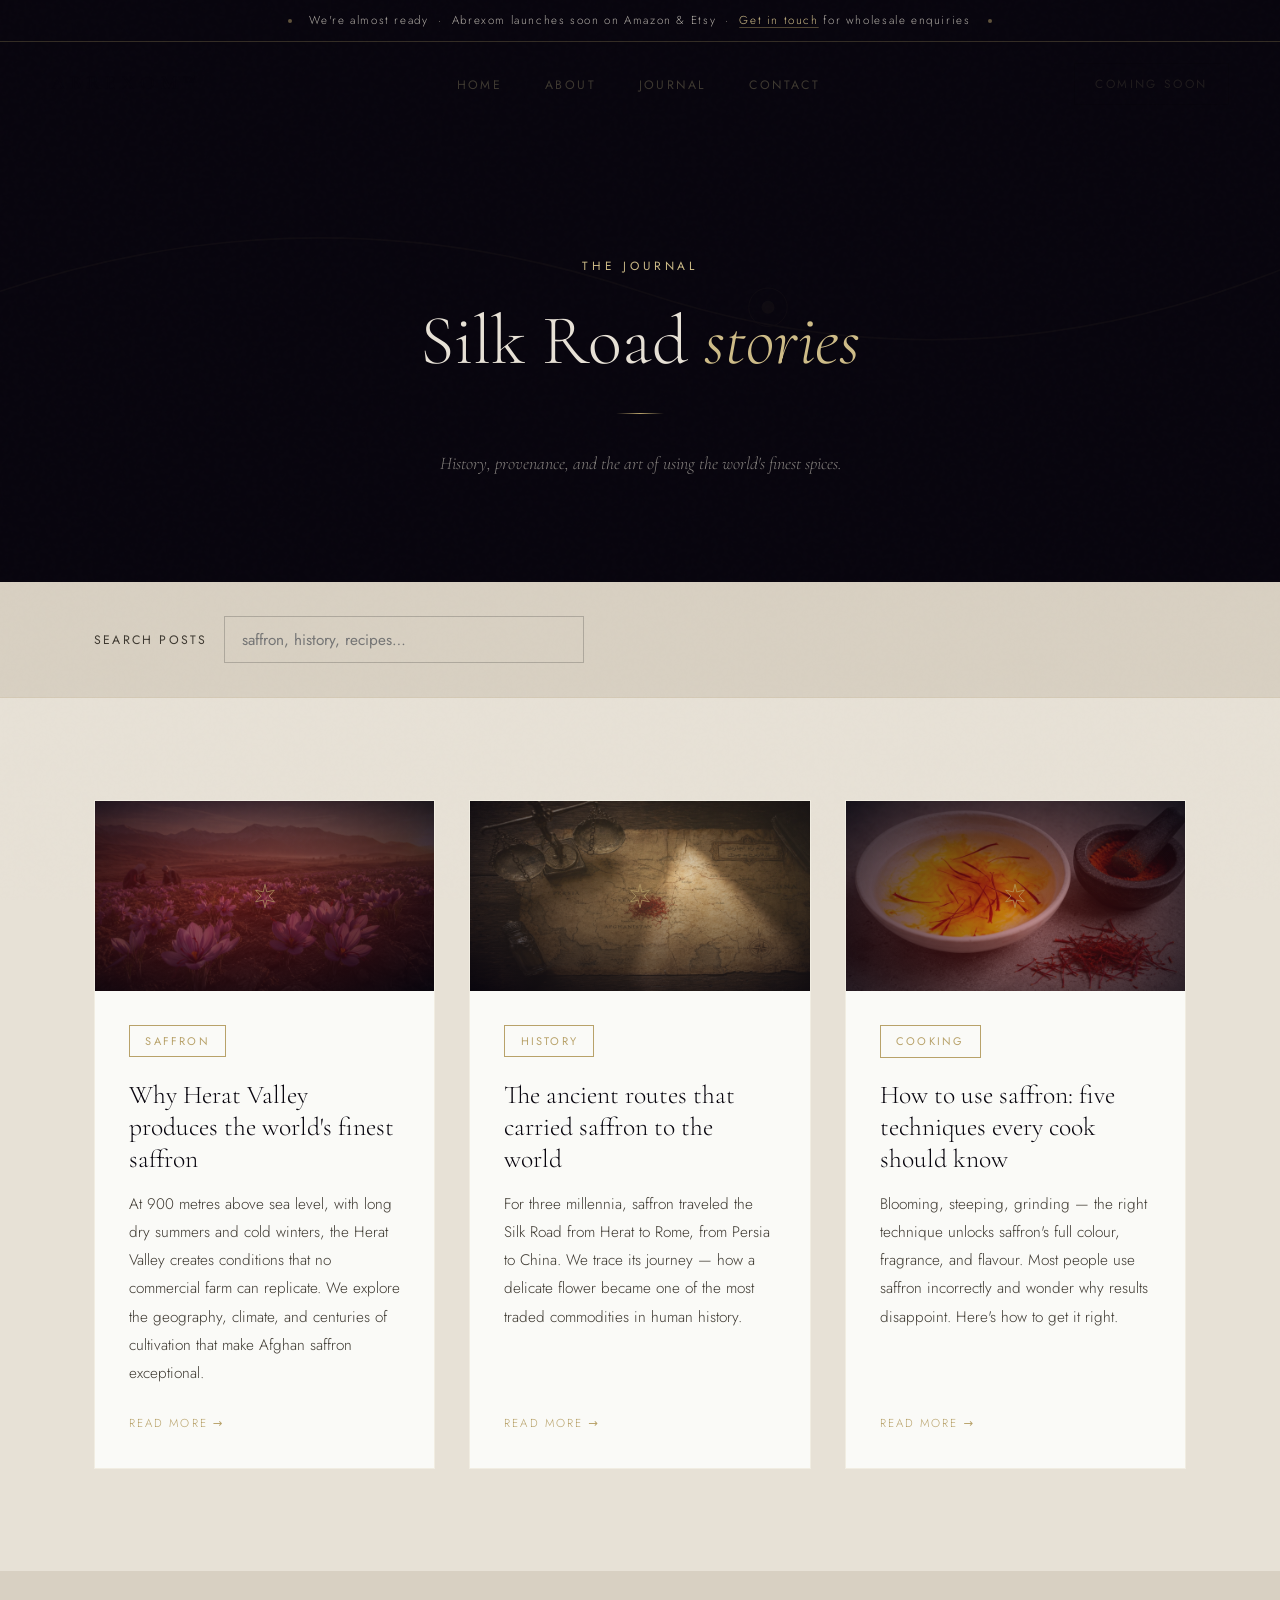
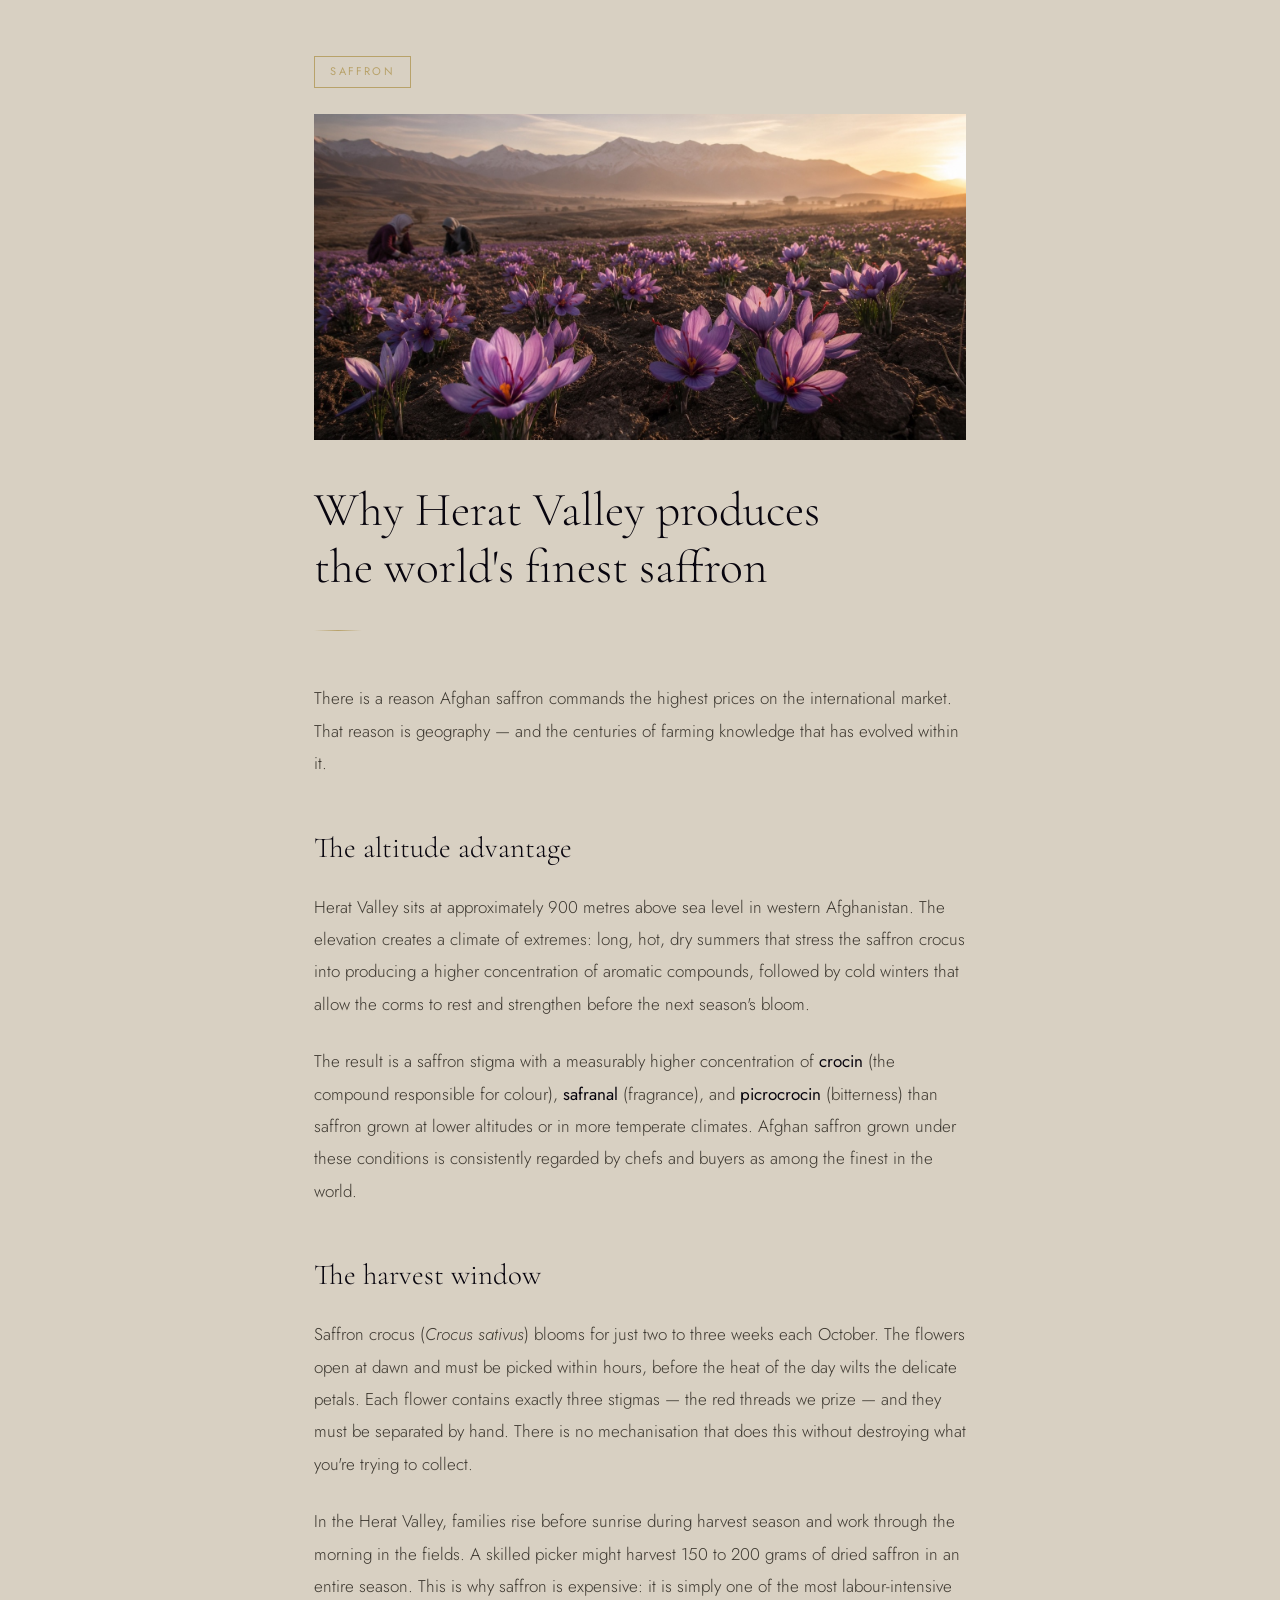
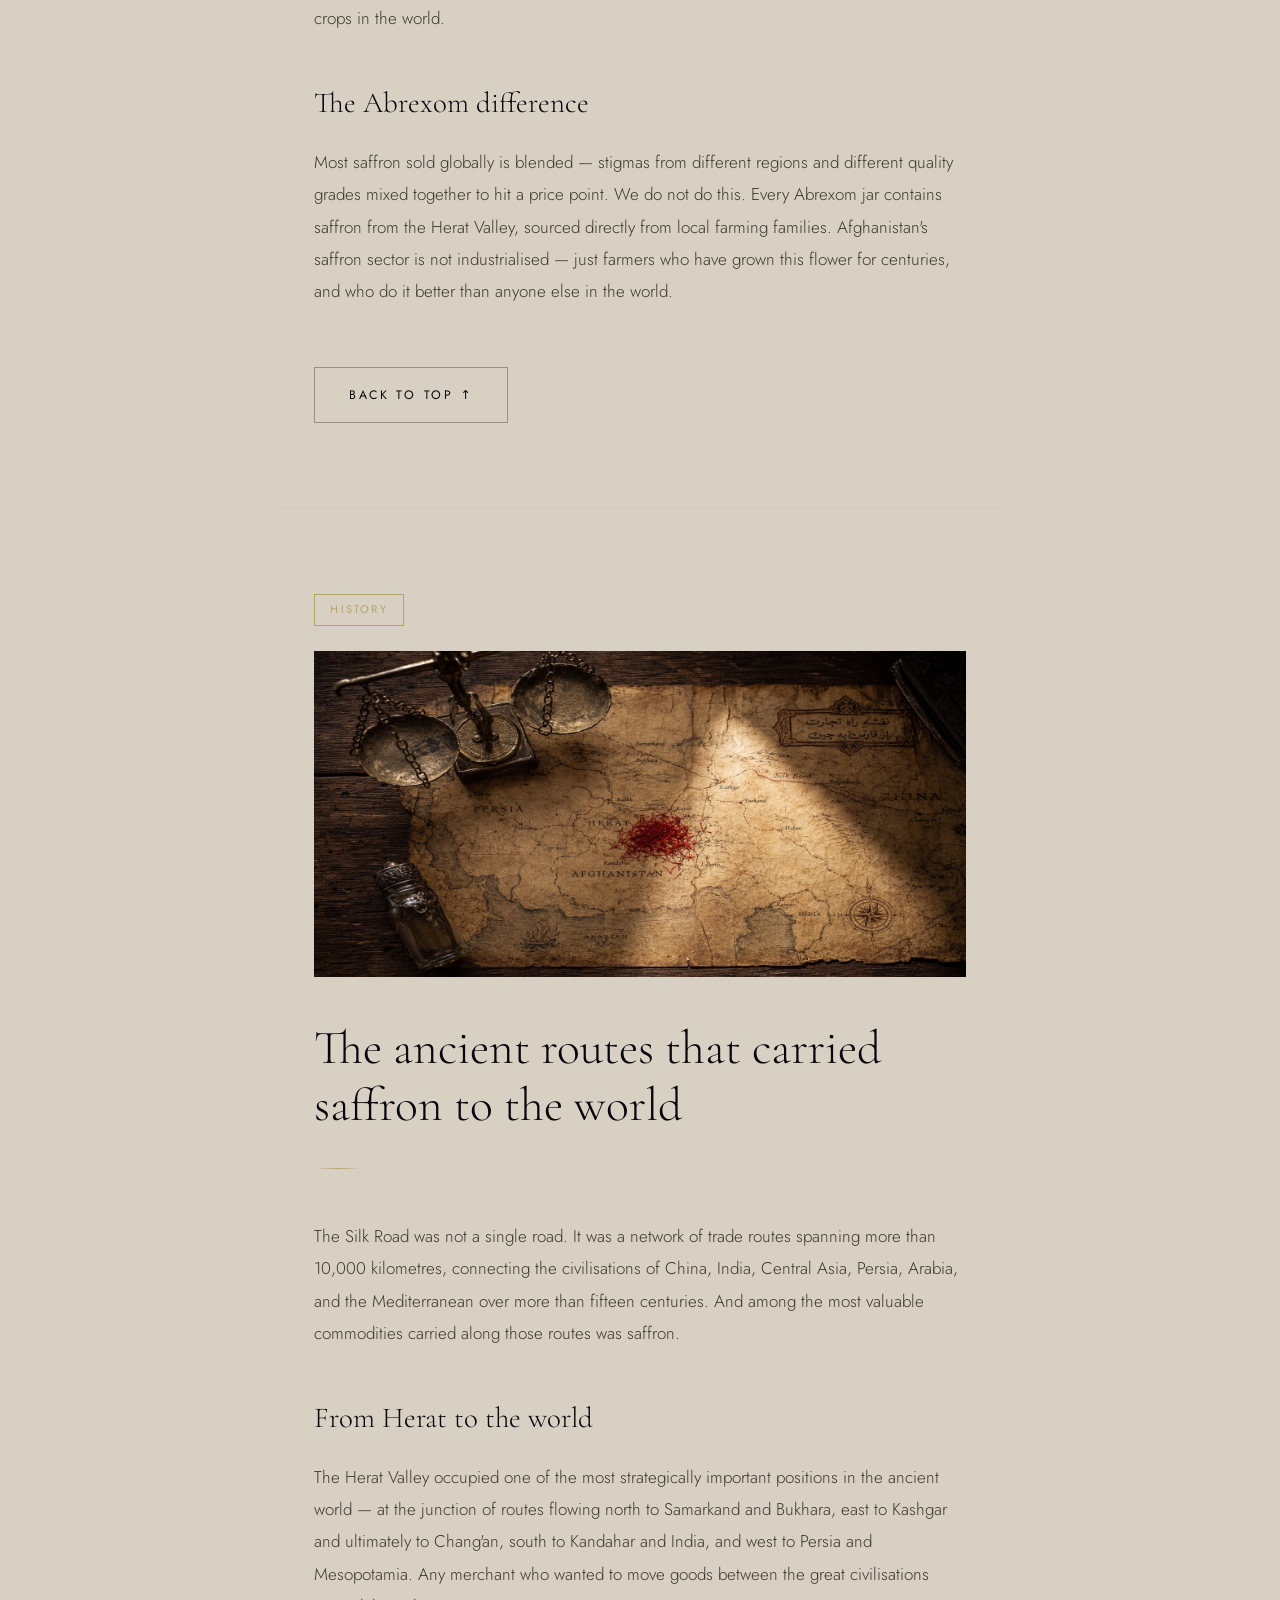
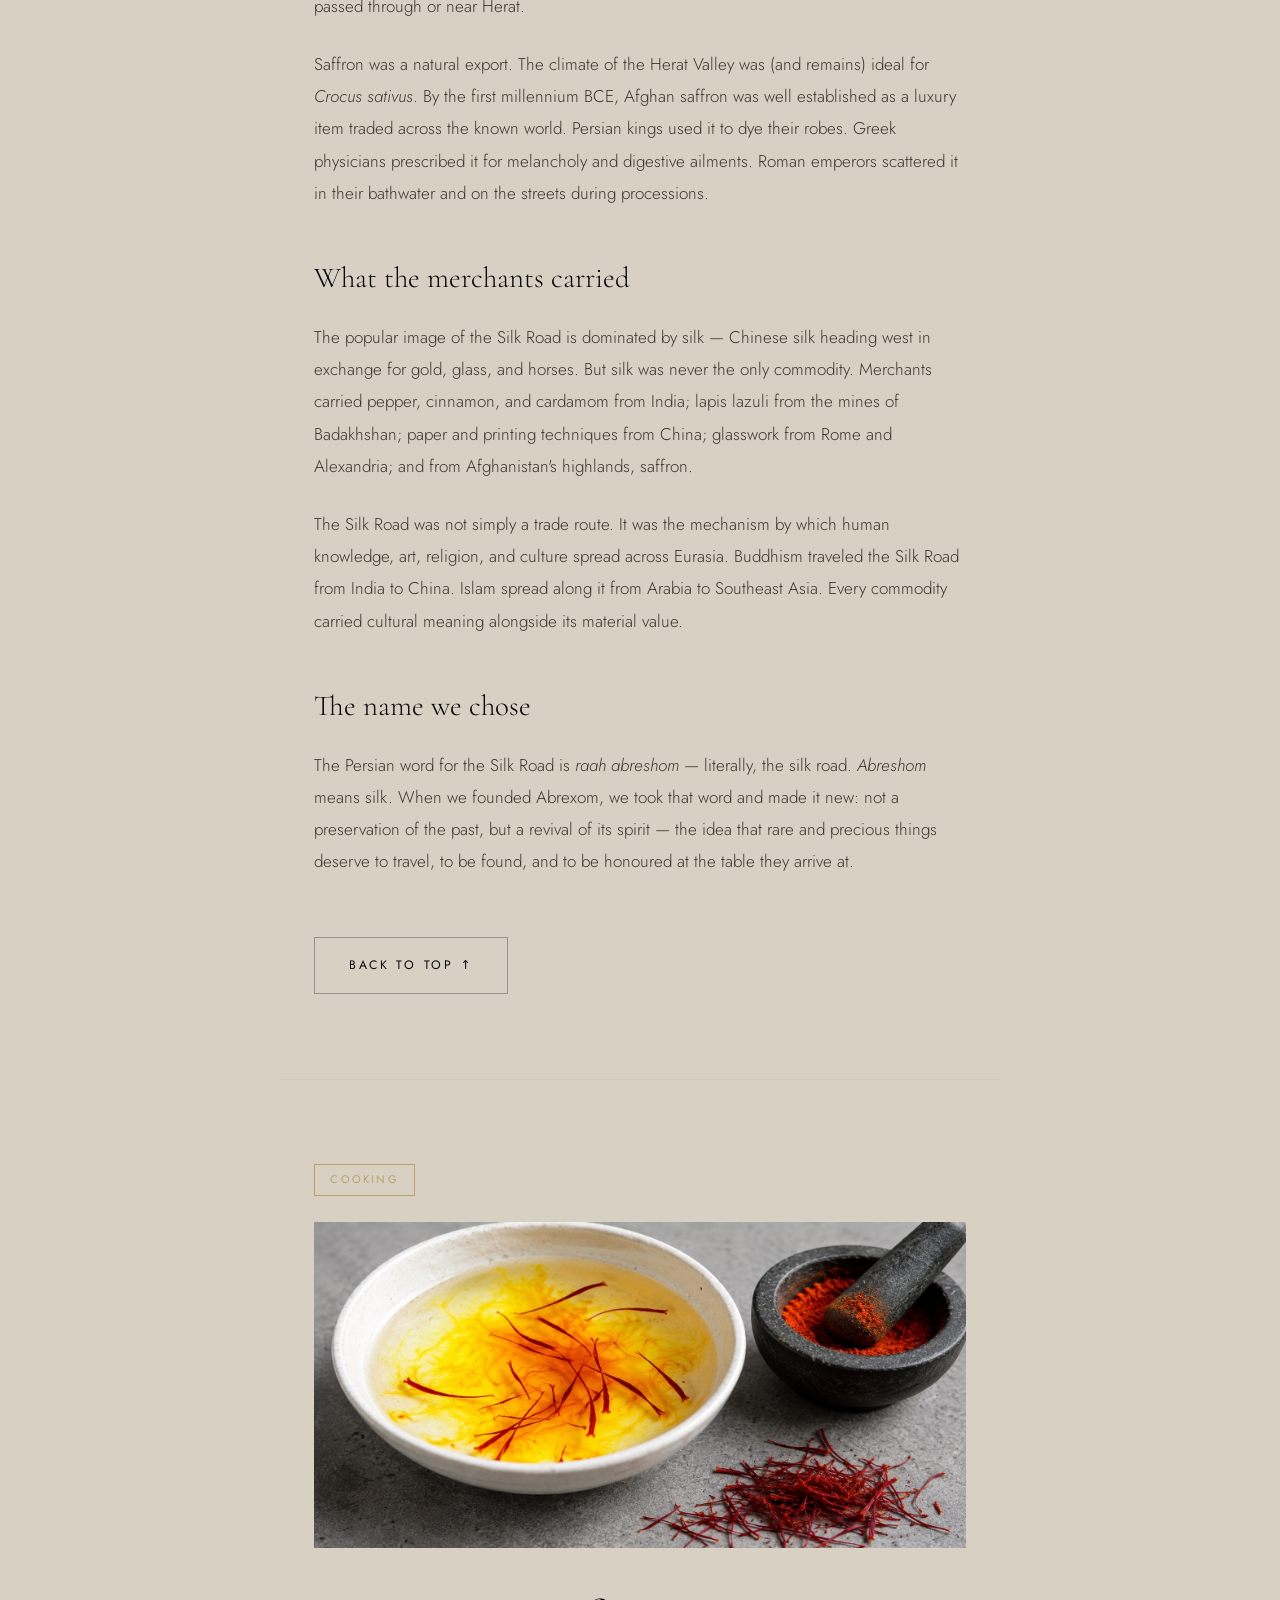
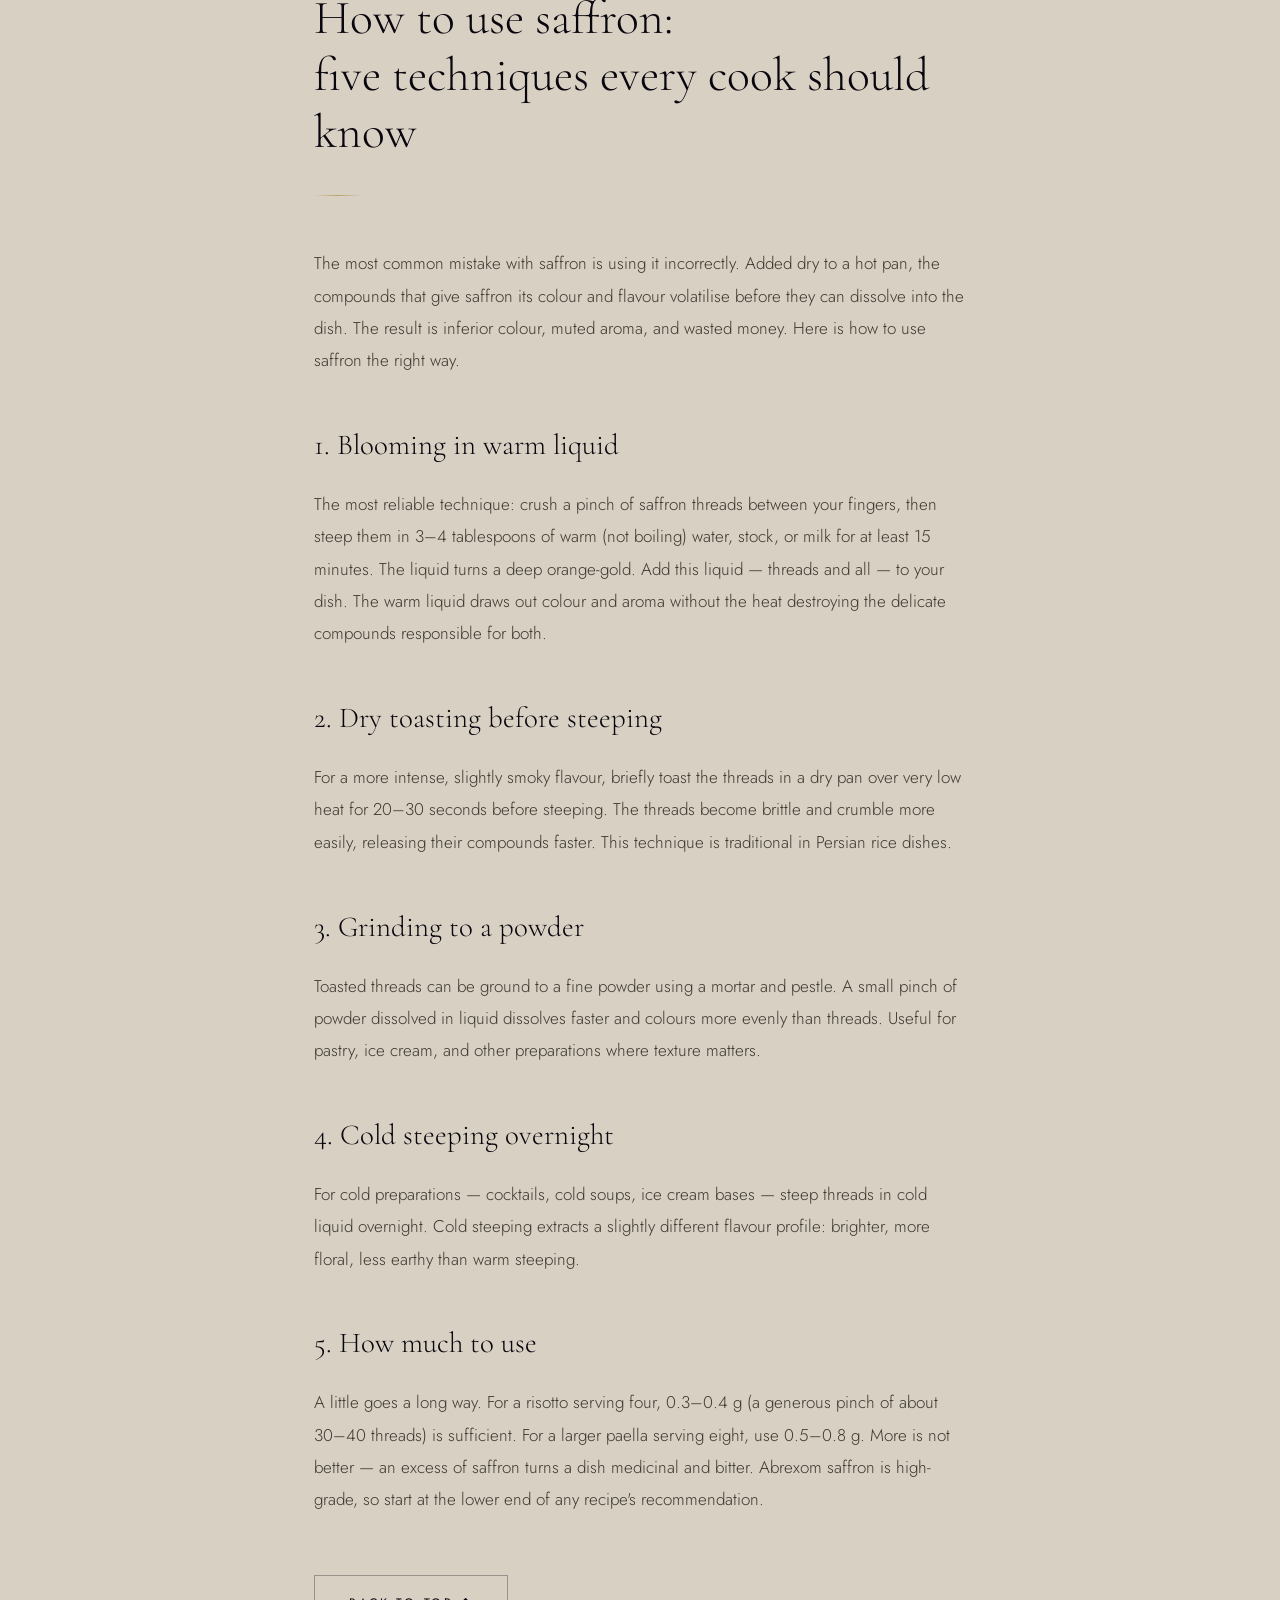
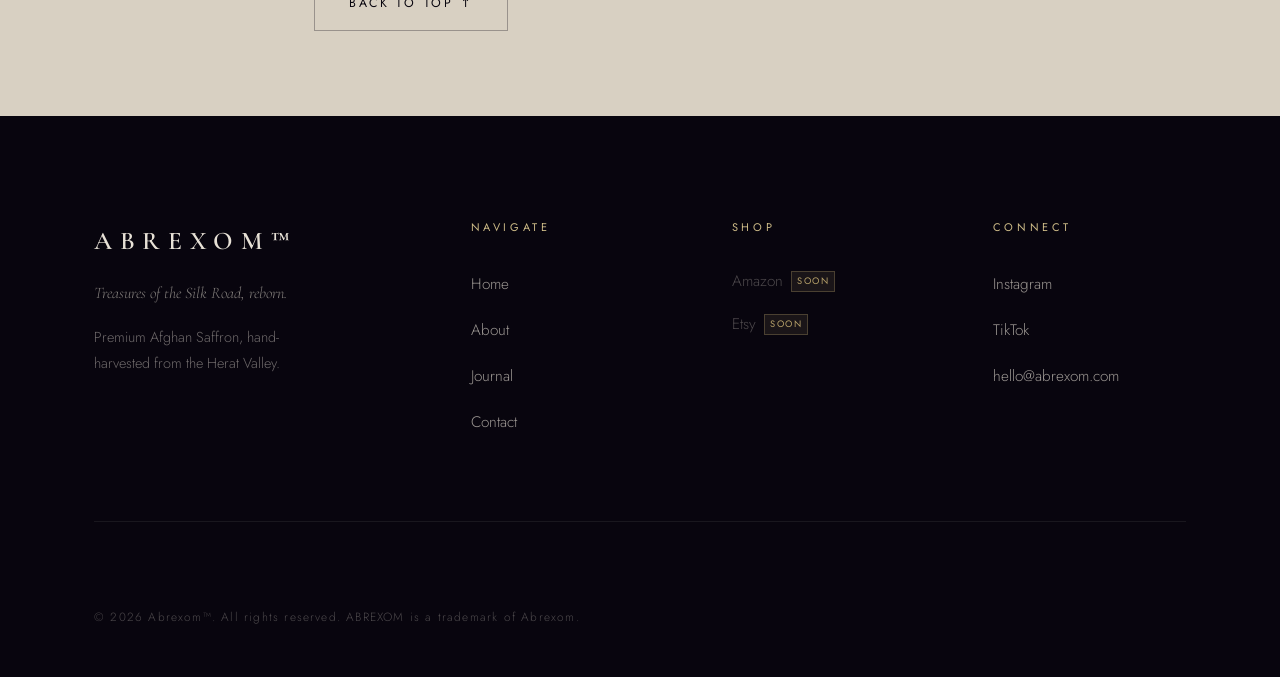
<file: pages/blog.html>
<!DOCTYPE html>
<html lang="en">
<head>
  <meta charset="UTF-8" />
  <meta name="viewport" content="width=device-width, initial-scale=1.0" />
  <!-- Google Analytics 4 -->
  <script async src="https://www.googletagmanager.com/gtag/js?id=G-04LR4LL9JZ"></script>
  <script>
    window.dataLayer = window.dataLayer || [];
    function gtag(){dataLayer.push(arguments);}
    gtag('js', new Date());
    gtag('config', 'G-04LR4LL9JZ');
  </script>
  <title>Journal — Abrexom™ | Silk Road Stories</title>
  <meta name="description" content="Stories from the Silk Road — the history of saffron, how to use it, and the people who grow it in Herat Valley, Afghanistan." />
  <link rel="canonical" href="https://www.abrexom.com/pages/blog.html" />
  <meta property="og:title" content="Abrexom Journal — Silk Road Stories" />
  <meta property="og:description" content="The history of saffron, Silk Road stories, and recipes from the crossroads of East and West." />
  <meta property="og:image" content="https://www.abrexom.com/assets/images/og-image.jpg" />
  <link rel="icon" href="/assets/images/favicon.ico" />
  <link rel="stylesheet" href="/css/global.css?v=11" />
</head>
<body>
<!-- ══ ANNOUNCEMENT BANNER ══════════════════════════════════ -->
<div class="announcement-bar">
  <div class="announcement-bar__inner">
    <span class="announcement-bar__dot" aria-hidden="true"></span>
    <p>We're almost ready &nbsp;·&nbsp; Abrexom launches soon on Amazon &amp; Etsy &nbsp;·&nbsp; <a href="/pages/contact.html">Get in touch</a> for wholesale enquiries</p>
    <span class="announcement-bar__dot" aria-hidden="true"></span>
  </div>
</div>

<!-- ══ NAV ══════════════════════════════════════════════════ -->
<nav class="nav" id="nav">
  <a href="/index.html" class="nav__logo">Abrexom™</a>
  <ul class="nav__links">
    <li><a href="/index.html">Home</a></li>
    <li><a href="/pages/about.html">About</a></li>
    <li><a href="/pages/blog.html">Journal</a></li>
    <li><a href="/pages/contact.html">Contact</a></li>
  </ul>
  <a href="/index.html#shop" class="nav__shop nav__shop--disabled" aria-disabled="true">Coming Soon</a>
  <button class="nav__toggle" id="navToggle" aria-label="Open menu">
    <span></span><span></span><span></span>
  </button>
</nav>
<div class="nav__drawer" id="navDrawer">
  <a href="/index.html">Home</a>
  <a href="/pages/about.html">About</a>
  <a href="/pages/blog.html">Journal</a>
  <a href="/pages/contact.html">Contact</a>
  <a href="/index.html#shop" style="color:var(--gold)">Shop Now</a>
</div>

<!-- ══ PAGE HEADER ══════════════════════════════════════════ -->
<header class="page-header">
  <div class="page-header__bg"></div>
  <svg style="position:absolute;inset:0;width:100%;height:100%;opacity:0.04;pointer-events:none;" viewBox="0 0 1200 400" fill="none" aria-hidden="true">
    <path d="M0,200 Q300,100 600,200 Q900,300 1200,180" stroke="#B8A26A" stroke-width="1.5" fill="none"/>
    <circle cx="720" cy="215" r="6" fill="#B8A26A"/>
    <circle cx="720" cy="215" r="18" stroke="#B8A26A" stroke-width="0.8" fill="none"/>
  </svg>
  <div class="container" style="position:relative;z-index:1;text-align:center;">
    <p class="t-eyebrow" style="color:var(--gold-light);margin-bottom:1.5rem;opacity:0;animation:fadeUp 0.8s 0.1s forwards;">The Journal</p>
    <h1 class="t-h1" style="color:var(--stone);opacity:0;animation:fadeUp 0.8s 0.3s forwards;">Silk Road <em style="color:var(--gold-light);">stories</em></h1>
    <div class="divider" style="opacity:0;animation:fadeIn 1s 0.6s forwards;"></div>
    <p style="font-family:var(--ff-serif);font-style:italic;font-size:1.05rem;color:rgba(231,225,214,0.55);margin-top:1.5rem;opacity:0;animation:fadeUp 0.8s 0.8s forwards;">
      History, provenance, and the art of using the world's finest spices.
    </p>
  </div>
</header>

<!-- ══ SEARCH ════════════════════════════════════════════════ -->
<div style="background:var(--stone-d);padding:2rem 0;border-bottom:0.5px solid rgba(184,162,106,0.15);">
  <div class="container" style="display:flex;align-items:center;gap:1rem;">
    <label for="blogSearch" class="t-caption" style="white-space:nowrap;">Search posts</label>
    <input id="blogSearch" type="search" placeholder="saffron, history, recipes…"
      style="flex:1;max-width:360px;padding:0.65rem 1rem;background:transparent;border:0.5px solid rgba(8,5,14,0.2);font-family:var(--ff-sans);font-size:0.9rem;color:var(--ink);outline:none;" />
  </div>
</div>

<!-- ══ BLOG CARD GRID ════════════════════════════════════════ -->
<section class="section">
  <div class="container">
    <div class="blog-grid">

      <!-- ─────────────────────────────────────────────────────
           CARD 1 — SAFFRON / HERAT VALLEY
           Image file : assets/images/blog-saffron-field.jpg
           Dimensions : 800 × 450 px  (16:9 ratio)
           Subject    : Saffron field, crocus flowers in bloom,
                        or close-up of red saffron threads.
                        Landscape orientation. Warm tones.
      ───────────────────────────────────────────────────────── -->
      <article class="blog-card reveal" id="post-1">
        <div class="blog-card__img">
          <img
            src="/assets/images/blog-saffron-field.jpg"
            alt="Saffron crocus flowers blooming in the Herat Valley, Afghanistan"
            onerror="this.style.display='none';this.nextElementSibling.style.display='flex';"
          />
          <!-- Fallback shown only while image is missing -->
          <div class="blog-card__img-fallback"
               style="background:radial-gradient(ellipse at 40% 50%,rgba(139,26,26,0.55),rgba(8,5,14,0.92));">
            <svg width="28" height="28" viewBox="0 0 24 24" fill="none" aria-hidden="true">
              <path d="M12 2L13.5 8.5L20 7L15.5 12L20 17L13.5 15.5L12 22L10.5 15.5L4 17L8.5 12L4 7L10.5 8.5Z"
                    stroke="#B8A26A" stroke-width="0.8" fill="none" opacity="0.7"/>
            </svg>
          </div>
        </div>
        <div class="blog-card__body">
          <div class="blog-card__meta">
            <span class="badge">Saffron</span>
          </div>
          <h2 class="blog-card__title">Why Herat Valley produces the world's finest saffron</h2>
          <p class="blog-card__excerpt">At 900 metres above sea level, with long dry summers and cold winters, the Herat Valley creates conditions that no commercial farm can replicate. We explore the geography, climate, and centuries of cultivation that make Afghan saffron exceptional.</p>
          <a href="#full-post-1" class="blog-card__read">Read more →</a>
        </div>
      </article>

      <!-- ─────────────────────────────────────────────────────
           CARD 2 — HISTORY / SILK ROAD
           Image file : assets/images/blog-silk-road.jpg
           Dimensions : 800 × 450 px  (16:9 ratio)
           Subject    : Ancient map, desert caravan route,
                        or landscape evoking Central Asia /
                        historical Silk Road trade.
                        Earthy, muted tones preferred.
      ───────────────────────────────────────────────────────── -->
      <article class="blog-card reveal reveal-delay-2" id="post-2">
        <div class="blog-card__img">
          <img
            src="/assets/images/blog-silk-road.jpg"
            alt="Ancient Silk Road trade route through Central Asia"
            onerror="this.style.display='none';this.nextElementSibling.style.display='flex';"
          />
          <!-- Fallback shown only while image is missing -->
          <div class="blog-card__img-fallback"
               style="background:radial-gradient(ellipse at 60% 40%,rgba(184,162,106,0.3),rgba(8,5,14,0.92));">
            <svg width="28" height="28" viewBox="0 0 24 24" fill="none" aria-hidden="true">
              <path d="M12 2L13.5 8.5L20 7L15.5 12L20 17L13.5 15.5L12 22L10.5 15.5L4 17L8.5 12L4 7L10.5 8.5Z"
                    stroke="#B8A26A" stroke-width="0.8" fill="none" opacity="0.7"/>
            </svg>
          </div>
        </div>
        <div class="blog-card__body">
          <div class="blog-card__meta">
            <span class="badge">History</span>
          </div>
          <h2 class="blog-card__title">The ancient routes that carried saffron to the world</h2>
          <p class="blog-card__excerpt">For three millennia, saffron traveled the Silk Road from Herat to Rome, from Persia to China. We trace its journey — how a delicate flower became one of the most traded commodities in human history.</p>
          <a href="#full-post-2" class="blog-card__read">Read more →</a>
        </div>
      </article>

      <!-- ─────────────────────────────────────────────────────
           CARD 3 — COOKING / TECHNIQUES
           Image file : assets/images/blog-cooking.jpg
           Dimensions : 800 × 450 px  (16:9 ratio)
           Subject    : Saffron threads blooming in warm water,
                        a small ceramic bowl with golden liquid,
                        or a finished saffron dish (risotto,
                        paella, or Persian rice). Warm tones.
      ───────────────────────────────────────────────────────── -->
      <article class="blog-card reveal reveal-delay-3" id="post-3">
        <div class="blog-card__img">
          <img
            src="/assets/images/blog-cooking.jpg"
            alt="Saffron threads blooming in warm water — how to use saffron correctly"
            onerror="this.style.display='none';this.nextElementSibling.style.display='flex';"
          />
          <!-- Fallback shown only while image is missing -->
          <div class="blog-card__img-fallback"
               style="background:radial-gradient(ellipse at 50% 60%,rgba(139,26,26,0.45),rgba(8,5,14,0.92));">
            <svg width="28" height="28" viewBox="0 0 24 24" fill="none" aria-hidden="true">
              <path d="M12 2L13.5 8.5L20 7L15.5 12L20 17L13.5 15.5L12 22L10.5 15.5L4 17L8.5 12L4 7L10.5 8.5Z"
                    stroke="#B8A26A" stroke-width="0.8" fill="none" opacity="0.7"/>
            </svg>
          </div>
        </div>
        <div class="blog-card__body">
          <div class="blog-card__meta">
            <span class="badge">Cooking</span>
          </div>
          <h2 class="blog-card__title">How to use saffron: five techniques every cook should know</h2>
          <p class="blog-card__excerpt">Blooming, steeping, grinding — the right technique unlocks saffron's full colour, fragrance, and flavour. Most people use saffron incorrectly and wonder why results disappoint. Here's how to get it right.</p>
          <a href="#full-post-3" class="blog-card__read">Read more →</a>
        </div>
      </article>

    </div>
  </div>
</section>

<!-- ══ FULL POSTS ════════════════════════════════════════════ -->
<div style="background:var(--stone-d);">

  <!-- ── FULL POST 1 ─────────────────────────────────────── -->
  <div class="post-full" id="full-post-1">
    <div style="margin-bottom:3rem;">
      <div style="display:flex;gap:1rem;margin-bottom:1.5rem;align-items:center;">
        <span class="badge">Saffron</span>
      </div>
      <!-- ───────────────────────────────────────────────────
           POST 1 HERO IMAGE
           Image file : assets/images/blog-saffron-field.jpg
           Dimensions : 1200 × 600 px  (2:1 ratio)
           Subject    : Wide landscape of saffron fields in
                        bloom, or detailed harvest scene —
                        farmers picking crocus flowers at dawn
                        in Herat Valley. Warm natural light.
      ─────────────────────────────────────────────────────── -->
      <div style="aspect-ratio:2/1;overflow:hidden;margin-bottom:2.5rem;background:var(--ink);">
        <img
          src="/assets/images/blog-saffron-field.jpg"
          alt="Saffron crocus harvest at dawn in Herat Valley, Afghanistan"
          style="width:100%;height:100%;object-fit:cover;object-position:center;display:block;"
          onerror="this.parentElement.style.display='none';"
        />
      </div>
      <h2 style="font-family:var(--ff-serif);font-size:clamp(1.8rem,4vw,2.8rem);font-weight:300;line-height:1.2;color:var(--ink);">
        Why Herat Valley produces<br>the world's finest saffron
      </h2>
      <div class="divider divider--left" style="margin-top:2rem;"></div>
    </div>
    <div class="post-full__body">
      <p>There is a reason Afghan saffron commands the highest prices on the international market. That reason is geography — and the centuries of farming knowledge that has evolved within it.</p>
      <h3>The altitude advantage</h3>
      <p>Herat Valley sits at approximately 900 metres above sea level in western Afghanistan. The elevation creates a climate of extremes: long, hot, dry summers that stress the saffron crocus into producing a higher concentration of aromatic compounds, followed by cold winters that allow the corms to rest and strengthen before the next season's bloom.</p>
      <p>The result is a saffron stigma with a measurably higher concentration of <strong>crocin</strong> (the compound responsible for colour), <strong>safranal</strong> (fragrance), and <strong>picrocrocin</strong> (bitterness) than saffron grown at lower altitudes or in more temperate climates. Afghan saffron grown under these conditions is consistently regarded by chefs and buyers as among the finest in the world.</p>
      <h3>The harvest window</h3>
      <p>Saffron crocus (<em>Crocus sativus</em>) blooms for just two to three weeks each October. The flowers open at dawn and must be picked within hours, before the heat of the day wilts the delicate petals. Each flower contains exactly three stigmas — the red threads we prize — and they must be separated by hand. There is no mechanisation that does this without destroying what you're trying to collect.</p>
      <p>In the Herat Valley, families rise before sunrise during harvest season and work through the morning in the fields. A skilled picker might harvest 150 to 200 grams of dried saffron in an entire season. This is why saffron is expensive: it is simply one of the most labour-intensive crops in the world.</p>
      <h3>The Abrexom difference</h3>
      <p>Most saffron sold globally is blended — stigmas from different regions and different quality grades mixed together to hit a price point. We do not do this. Every Abrexom jar contains saffron from the Herat Valley, sourced directly from local farming families. Afghanistan's saffron sector is not industrialised — just farmers who have grown this flower for centuries, and who do it better than anyone else in the world.</p>
    </div>
    <a href="#post-1" class="btn btn--outline" style="margin-top:2rem;">Back to top ↑</a>
  </div>

  <div class="post-divider"></div>

  <!-- ── FULL POST 2 ─────────────────────────────────────── -->
  <div class="post-full" id="full-post-2">
    <div style="margin-bottom:3rem;">
      <div style="display:flex;gap:1rem;margin-bottom:1.5rem;align-items:center;">
        <span class="badge">History</span>
      </div>
      <!-- ───────────────────────────────────────────────────
           POST 2 HERO IMAGE
           Image file : assets/images/blog-silk-road.jpg
           Dimensions : 1200 × 600 px  (2:1 ratio)
           Subject    : Ancient Silk Road map illustration,
                        a desert caravan at dusk, or a wide
                        landscape of Central Asian terrain
                        (steppes, mountains, or old city).
                        Muted, historical atmosphere.
      ─────────────────────────────────────────────────────── -->
      <div style="aspect-ratio:2/1;overflow:hidden;margin-bottom:2.5rem;background:var(--ink);">
        <img
          src="/assets/images/blog-silk-road.jpg"
          alt="Ancient Silk Road caravan route through Central Asia"
          style="width:100%;height:100%;object-fit:cover;object-position:center;display:block;"
          onerror="this.parentElement.style.display='none';"
        />
      </div>
      <h2 style="font-family:var(--ff-serif);font-size:clamp(1.8rem,4vw,2.8rem);font-weight:300;line-height:1.2;color:var(--ink);">
        The ancient routes that carried<br>saffron to the world
      </h2>
      <div class="divider divider--left" style="margin-top:2rem;"></div>
    </div>
    <div class="post-full__body">
      <p>The Silk Road was not a single road. It was a network of trade routes spanning more than 10,000 kilometres, connecting the civilisations of China, India, Central Asia, Persia, Arabia, and the Mediterranean over more than fifteen centuries. And among the most valuable commodities carried along those routes was saffron.</p>
      <h3>From Herat to the world</h3>
      <p>The Herat Valley occupied one of the most strategically important positions in the ancient world — at the junction of routes flowing north to Samarkand and Bukhara, east to Kashgar and ultimately to Chang'an, south to Kandahar and India, and west to Persia and Mesopotamia. Any merchant who wanted to move goods between the great civilisations passed through or near Herat.</p>
      <p>Saffron was a natural export. The climate of the Herat Valley was (and remains) ideal for <em>Crocus sativus</em>. By the first millennium BCE, Afghan saffron was well established as a luxury item traded across the known world. Persian kings used it to dye their robes. Greek physicians prescribed it for melancholy and digestive ailments. Roman emperors scattered it in their bathwater and on the streets during processions.</p>
      <h3>What the merchants carried</h3>
      <p>The popular image of the Silk Road is dominated by silk — Chinese silk heading west in exchange for gold, glass, and horses. But silk was never the only commodity. Merchants carried pepper, cinnamon, and cardamom from India; lapis lazuli from the mines of Badakhshan; paper and printing techniques from China; glasswork from Rome and Alexandria; and from Afghanistan's highlands, saffron.</p>
      <p>The Silk Road was not simply a trade route. It was the mechanism by which human knowledge, art, religion, and culture spread across Eurasia. Buddhism traveled the Silk Road from India to China. Islam spread along it from Arabia to Southeast Asia. Every commodity carried cultural meaning alongside its material value.</p>
      <h3>The name we chose</h3>
      <p>The Persian word for the Silk Road is <em>raah abreshom</em> — literally, the silk road. <em>Abreshom</em> means silk. When we founded Abrexom, we took that word and made it new: not a preservation of the past, but a revival of its spirit — the idea that rare and precious things deserve to travel, to be found, and to be honoured at the table they arrive at.</p>
    </div>
    <a href="#post-2" class="btn btn--outline" style="margin-top:2rem;">Back to top ↑</a>
  </div>

  <div class="post-divider"></div>

  <!-- ── FULL POST 3 ─────────────────────────────────────── -->
  <div class="post-full" id="full-post-3">
    <div style="margin-bottom:3rem;">
      <div style="display:flex;gap:1rem;margin-bottom:1.5rem;align-items:center;">
        <span class="badge">Cooking</span>
      </div>
      <!-- ───────────────────────────────────────────────────
           POST 3 HERO IMAGE
           Image file : assets/images/blog-cooking.jpg
           Dimensions : 1200 × 600 px  (2:1 ratio)
           Subject    : Close-up of saffron threads steeping
                        in warm golden liquid in a small bowl
                        or ramekin, or a finished dish — a
                        saffron risotto, paella, or Persian
                        rice with a vivid golden colour.
                        Clean, editorial food photography.
      ─────────────────────────────────────────────────────── -->
      <div style="aspect-ratio:2/1;overflow:hidden;margin-bottom:2.5rem;background:var(--ink);">
        <img
          src="/assets/images/blog-cooking.jpg"
          alt="Saffron threads steeping in warm liquid — the blooming technique"
          style="width:100%;height:100%;object-fit:cover;object-position:center;display:block;"
          onerror="this.parentElement.style.display='none';"
        />
      </div>
      <h2 style="font-family:var(--ff-serif);font-size:clamp(1.8rem,4vw,2.8rem);font-weight:300;line-height:1.2;color:var(--ink);">
        How to use saffron:<br>five techniques every cook should know
      </h2>
      <div class="divider divider--left" style="margin-top:2rem;"></div>
    </div>
    <div class="post-full__body">
      <p>The most common mistake with saffron is using it incorrectly. Added dry to a hot pan, the compounds that give saffron its colour and flavour volatilise before they can dissolve into the dish. The result is inferior colour, muted aroma, and wasted money. Here is how to use saffron the right way.</p>
      <h3>1. Blooming in warm liquid</h3>
      <p>The most reliable technique: crush a pinch of saffron threads between your fingers, then steep them in 3–4 tablespoons of warm (not boiling) water, stock, or milk for at least 15 minutes. The liquid turns a deep orange-gold. Add this liquid — threads and all — to your dish. The warm liquid draws out colour and aroma without the heat destroying the delicate compounds responsible for both.</p>
      <h3>2. Dry toasting before steeping</h3>
      <p>For a more intense, slightly smoky flavour, briefly toast the threads in a dry pan over very low heat for 20–30 seconds before steeping. The threads become brittle and crumble more easily, releasing their compounds faster. This technique is traditional in Persian rice dishes.</p>
      <h3>3. Grinding to a powder</h3>
      <p>Toasted threads can be ground to a fine powder using a mortar and pestle. A small pinch of powder dissolved in liquid dissolves faster and colours more evenly than threads. Useful for pastry, ice cream, and other preparations where texture matters.</p>
      <h3>4. Cold steeping overnight</h3>
      <p>For cold preparations — cocktails, cold soups, ice cream bases — steep threads in cold liquid overnight. Cold steeping extracts a slightly different flavour profile: brighter, more floral, less earthy than warm steeping.</p>
      <h3>5. How much to use</h3>
      <p>A little goes a long way. For a risotto serving four, 0.3–0.4 g (a generous pinch of about 30–40 threads) is sufficient. For a larger paella serving eight, use 0.5–0.8 g. More is not better — an excess of saffron turns a dish medicinal and bitter. Abrexom saffron is high-grade, so start at the lower end of any recipe's recommendation.</p>
    </div>
    <a href="#post-3" class="btn btn--outline" style="margin-top:2rem;">Back to top ↑</a>
  </div>

</div>

<!-- ══ FOOTER ════════════════════════════════════════════════ -->
<footer class="footer">
  <div class="container">
    <div class="footer__grid">
      <div>
        <p class="footer__brand-name">Abrexom™</p>
        <p class="footer__brand-tag">Treasures of the Silk Road, reborn.</p>
        <p class="footer__brand-sub">Premium Afghan Saffron, hand-harvested from the Herat Valley.</p>
      </div>
      <div>
        <p class="footer__col-title">Navigate</p>
        <ul class="footer__col-links">
          <li><a href="/index.html">Home</a></li>
          <li><a href="/pages/about.html">About</a></li>
          <li><a href="/pages/blog.html">Journal</a></li>
          <li><a href="/pages/contact.html">Contact</a></li>
        </ul>
      </div>
      <div>
        <p class="footer__col-title">Shop</p>
        <ul class="footer__col-links">
          <li><span class="footer-link-disabled">Amazon <span class="footer-soon-tag">Soon</span></span></li>
          <li><span class="footer-link-disabled">Etsy <span class="footer-soon-tag">Soon</span></span></li>
        </ul>
      </div>
      <div>
        <p class="footer__col-title">Connect</p>
        <ul class="footer__col-links">
          <li><a href="https://instagram.com/shopabrexom" target="_blank" rel="noopener noreferrer">Instagram</a></li>
          <li><a href="https://tiktok.com/@shopabrexom" target="_blank" rel="noopener noreferrer">TikTok</a></li>
          <li><a href="mailto:hello@abrexom.com">hello@abrexom.com</a></li>
        </ul>
      </div>
    </div>
    <div class="footer__bottom">
      <p class="footer__legal">&copy; <span class="footer-year"></span> Abrexom™. All rights reserved. ABREXOM is a trademark of Abrexom.</p>
    </div>
  </div>
</footer>

<script src="/js/main.js" defer></script>
</body>
</html>
</file>
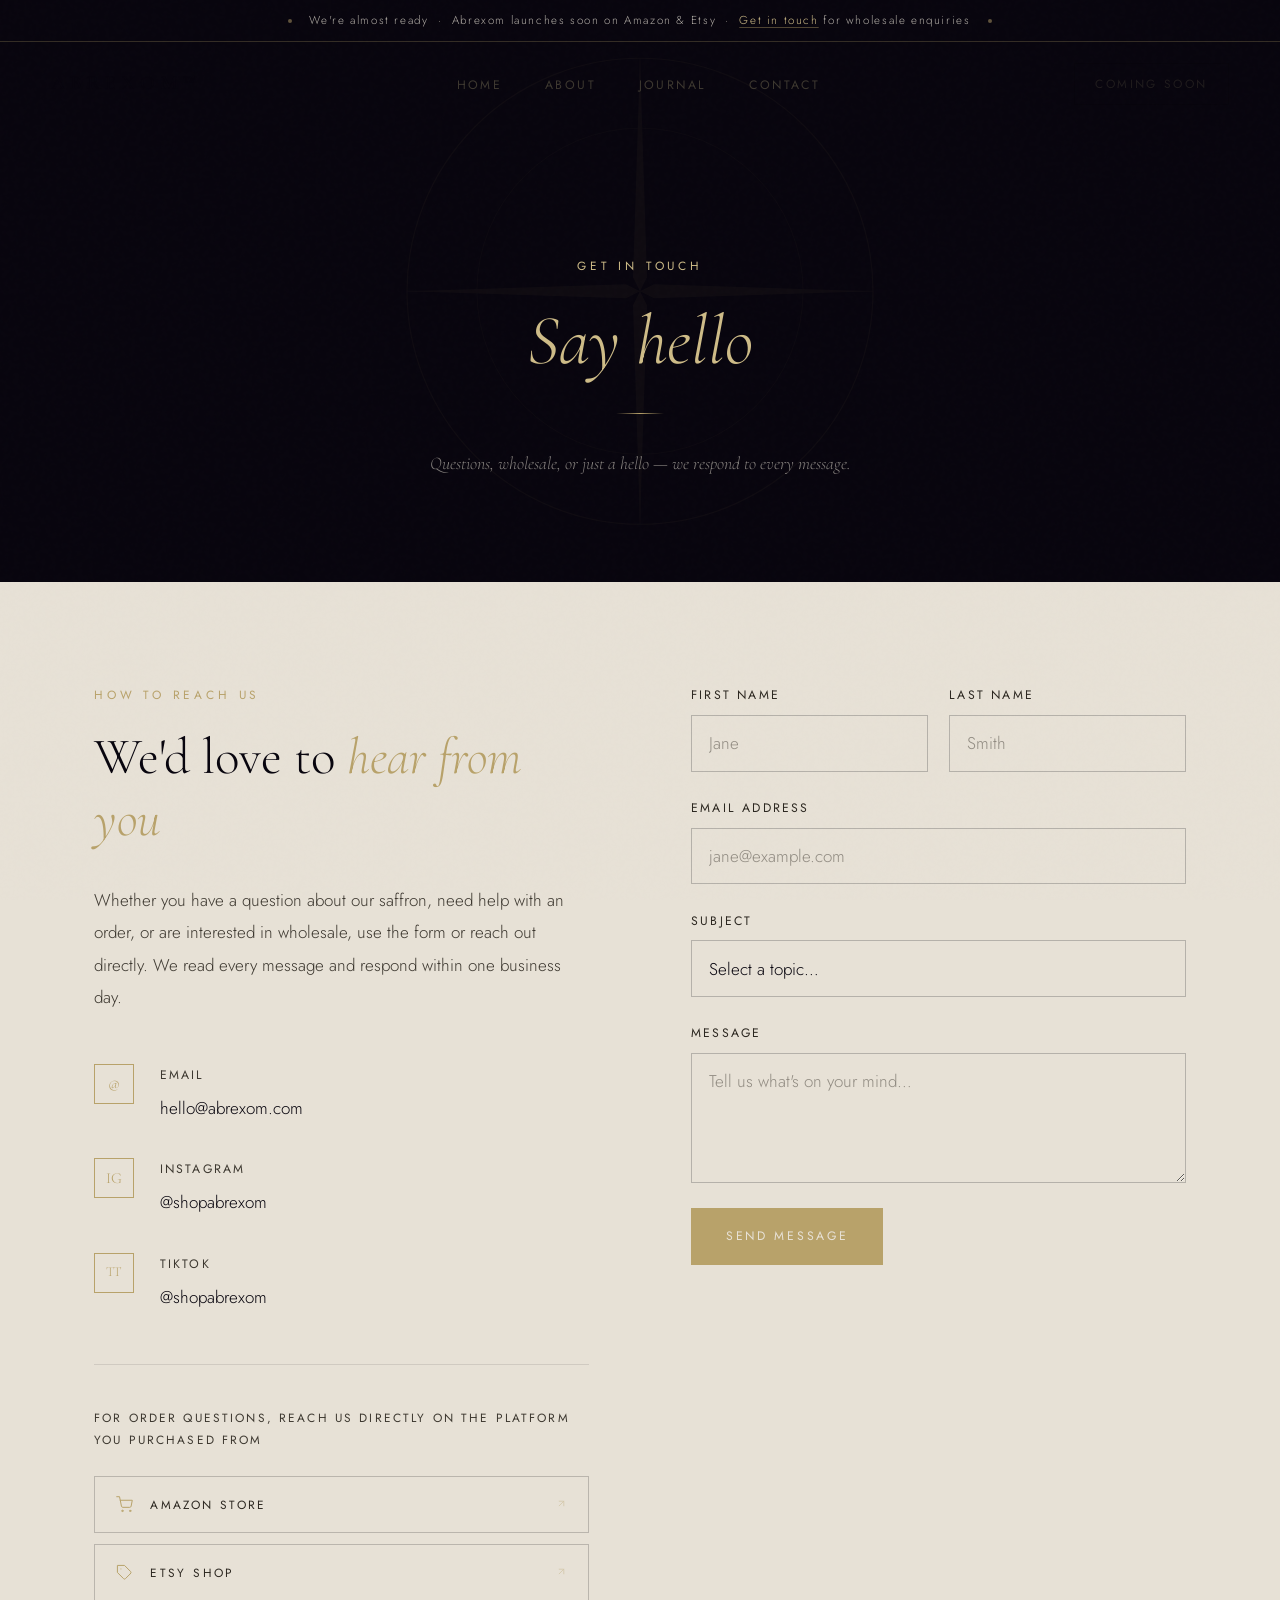
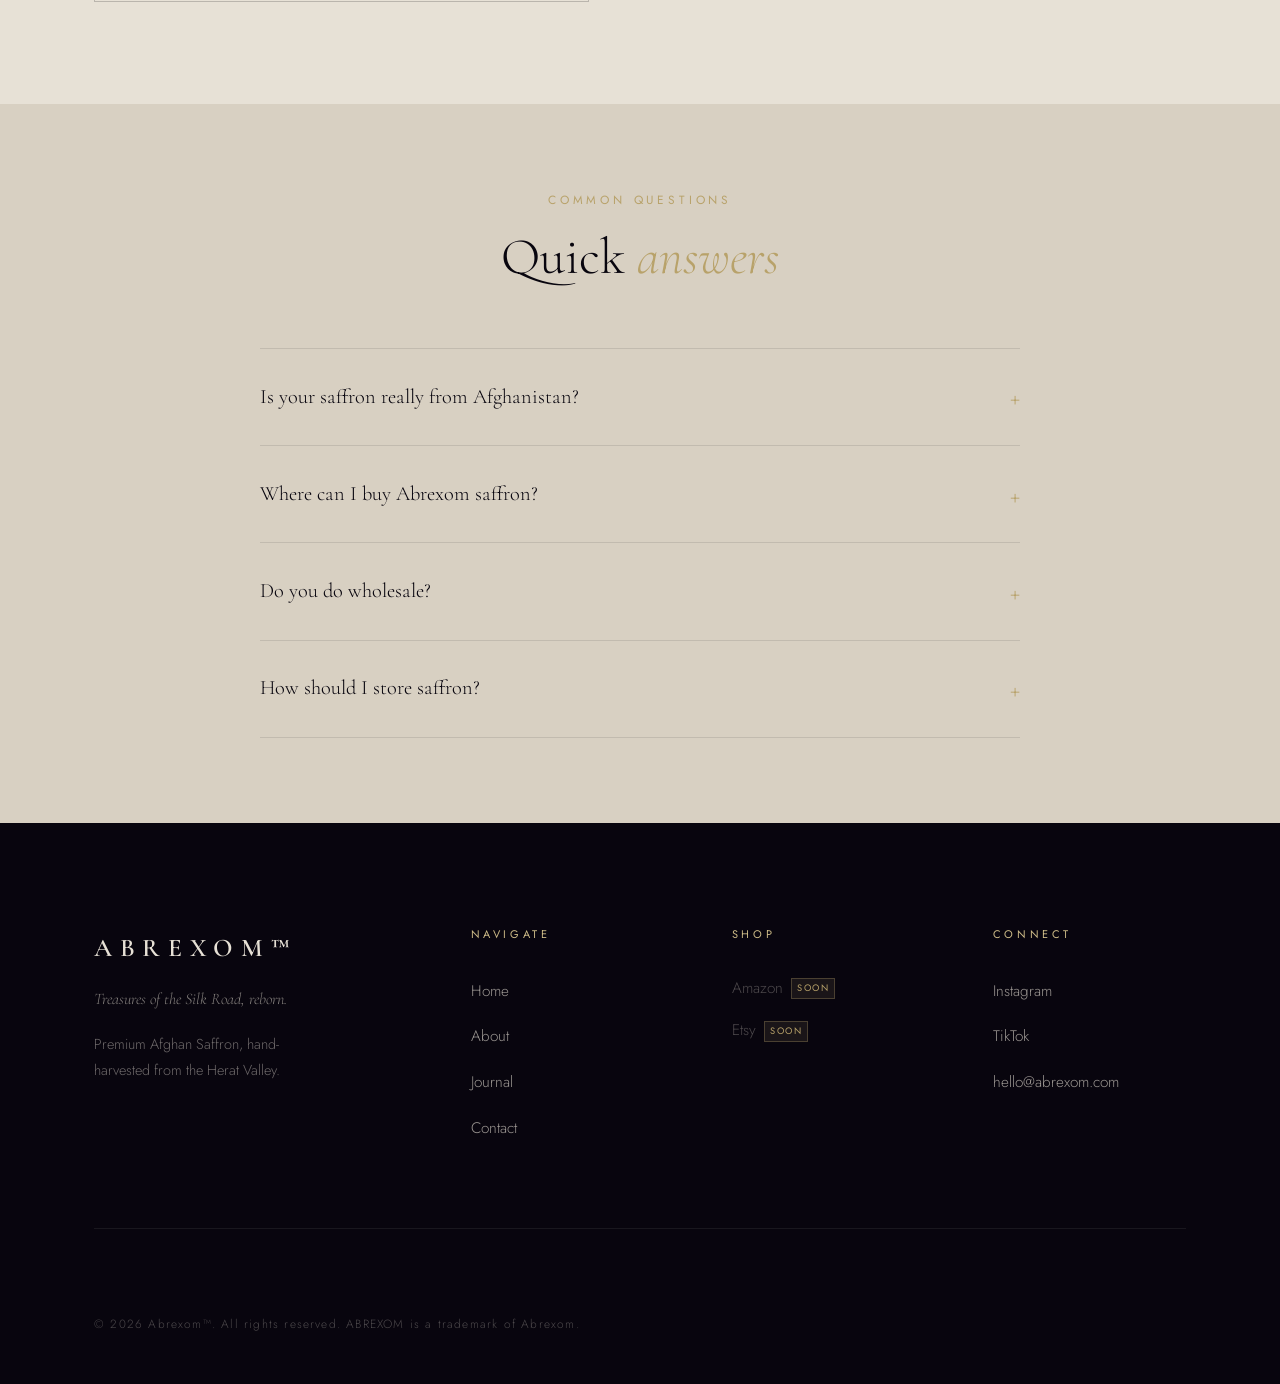
<file: pages/contact.html>
<!DOCTYPE html>
<html lang="en">
<head>
  <meta charset="UTF-8" />
  <meta name="viewport" content="width=device-width, initial-scale=1.0" />
  <!-- Google Analytics 4 — must be first script in head -->
  <script async src="https://www.googletagmanager.com/gtag/js?id=G-04LR4LL9JZ"></script>
  <script>
    window.dataLayer = window.dataLayer || [];
    function gtag(){dataLayer.push(arguments);}
    gtag('js', new Date());
    gtag('config', 'G-04LR4LL9JZ');
  </script>
  <title>Contact — Abrexom™</title>
  <meta name="description" content="Get in touch with Abrexom. Questions about our saffron, wholesale enquiries, or just want to say hello — we'd love to hear from you." />
  <link rel="canonical" href="https://www.abrexom.com/pages/contact.html" />
  <meta property="og:title" content="Contact Abrexom™" />
  <meta property="og:description" content="Questions, wholesale enquiries, or just want to say hello — get in touch." />
  <meta property="og:image" content="https://www.abrexom.com/assets/images/og-image.jpg" />
  <link rel="icon" href="/assets/images/favicon.ico" />
  <link rel="stylesheet" href="/css/global.css?v=11" />
  <style>
    /* Platform links — inlined to prevent cache issues */
    .platform-links { display: flex; flex-direction: column; gap: 0.65rem; }
    .platform-link {
      display: flex;
      align-items: center;
      gap: 1rem;
      padding: 1rem 1.25rem;
      border: 0.5px solid rgba(8,5,14,0.2);
      color: #2C2720;
      font-size: 0.7rem;
      font-weight: 400;
      letter-spacing: 0.2em;
      text-transform: uppercase;
      text-decoration: none;
      transition: border-color 0.2s, background 0.2s;
      background: transparent;
    }
    .platform-link:hover { border-color: #B8A26A; background: rgba(184,162,106,0.04); }
    .platform-link__icon { flex-shrink: 0; display: flex; align-items: center; }
    .platform-link__label { flex: 1; }
    .platform-link__arrow { opacity: 0.4; }
    .platform-link:hover .platform-link__arrow { opacity: 1; }
  </style>

</head>
<body>
<!-- ══ ANNOUNCEMENT BANNER ══════════════════════════════════ -->
<div class="announcement-bar">
  <div class="announcement-bar__inner">
    <span class="announcement-bar__dot" aria-hidden="true"></span>
    <p>We're almost ready &nbsp;·&nbsp; Abrexom launches soon on Amazon &amp; Etsy &nbsp;·&nbsp; <a href="/pages/contact.html">Get in touch</a> for wholesale enquiries</p>
    <span class="announcement-bar__dot" aria-hidden="true"></span>
  </div>
</div>

<!-- ══ NAV ══════════════════════════════════════════════════ -->
<nav class="nav" id="nav">
  <a href="/index.html" class="nav__logo">Abrexom™</a>
  <ul class="nav__links">
    <li><a href="/index.html">Home</a></li>
    <li><a href="/pages/about.html">About</a></li>
    <li><a href="/pages/blog.html">Journal</a></li>
    <li><a href="/pages/contact.html">Contact</a></li>
  </ul>
  <a href="/index.html#shop" class="nav__shop nav__shop--disabled" aria-disabled="true">Coming Soon</a>
  <button class="nav__toggle" id="navToggle" aria-label="Open menu">
    <span></span><span></span><span></span>
  </button>
</nav>
<div class="nav__drawer" id="navDrawer">
  <a href="/index.html">Home</a>
  <a href="/pages/about.html">About</a>
  <a href="/pages/blog.html">Journal</a>
  <a href="/pages/contact.html">Contact</a>
  <a href="/index.html#shop" style="color:var(--gold)">Shop Now</a>
</div>

<!-- ══ PAGE HEADER ══════════════════════════════════════════ -->
<header class="page-header">
  <div class="page-header__bg"></div>
  <svg style="position:absolute;inset:0;width:100%;height:100%;opacity:0.04;pointer-events:none;" viewBox="0 0 800 500" fill="none" aria-hidden="true">
    <circle cx="400" cy="250" r="200" stroke="#B8A26A" stroke-width="1"/>
    <circle cx="400" cy="250" r="140" stroke="#B8A26A" stroke-width="0.6"/>
    <line x1="400" y1="50" x2="400" y2="450" stroke="#B8A26A" stroke-width="0.6"/>
    <line x1="200" y1="250" x2="600" y2="250" stroke="#B8A26A" stroke-width="0.6"/>
    <polygon points="400,50 406,238 400,250 394,238" fill="#B8A26A"/>
    <polygon points="400,450 406,262 400,250 394,262" fill="#B8A26A"/>
    <polygon points="200,250 388,244 400,250 388,256" fill="#B8A26A"/>
    <polygon points="600,250 412,244 400,250 412,256" fill="#B8A26A"/>
  </svg>
  <div class="container" style="position:relative;z-index:1;text-align:center;">
    <p class="t-eyebrow" style="color:var(--gold-light);margin-bottom:1.5rem;opacity:0;animation:fadeUp 0.8s 0.1s forwards;">Get In Touch</p>
    <h1 class="t-h1" style="color:var(--stone);opacity:0;animation:fadeUp 0.8s 0.3s forwards;"><em style="color:var(--gold-light);">Say hello</em></h1>
    <div class="divider" style="opacity:0;animation:fadeIn 1s 0.6s forwards;"></div>
    <p style="font-family:var(--ff-serif);font-style:italic;font-size:1.05rem;color:rgba(231,225,214,0.55);margin-top:1.5rem;opacity:0;animation:fadeUp 0.8s 0.8s forwards;">
      Questions, wholesale, or just a hello — we respond to every message.
    </p>
  </div>
</header>

<!-- ══ CONTACT SECTION ═══════════════════════════════════════ -->
<section class="section">
  <div class="container">
    <div class="grid-2" style="gap:6rem;align-items:start;">

      <!-- Left: Info -->
      <div class="reveal">
        <span class="t-eyebrow">How to reach us</span>
        <h2 class="t-h2" style="margin:1.25rem 0 2rem;">We'd love to <em>hear from you</em></h2>
        <p class="t-body" style="margin-bottom:3rem;">Whether you have a question about our saffron, need help with an order, or are interested in wholesale, use the form or reach out directly. We read every message and respond within one business day.</p>

        <!-- Contact details -->
        <div style="display:flex;flex-direction:column;gap:2rem;margin-bottom:3rem;">
          <div style="display:flex;gap:1.5rem;align-items:flex-start;">
            <div style="width:40px;height:40px;border:0.5px solid var(--gold);display:flex;align-items:center;justify-content:center;flex-shrink:0;font-family:var(--ff-serif);color:var(--gold);">@</div>
            <div>
              <p class="t-caption" style="margin-bottom:0.35rem;">Email</p>
              <a href="mailto:hello@abrexom.com" class="t-body" style="color:var(--ink);">hello@abrexom.com</a>
            </div>
          </div>
          <div style="display:flex;gap:1.5rem;align-items:flex-start;">
            <div style="width:40px;height:40px;border:0.5px solid var(--gold);display:flex;align-items:center;justify-content:center;flex-shrink:0;font-family:var(--ff-serif);color:var(--gold);font-size:0.9rem;">IG</div>
            <div>
              <p class="t-caption" style="margin-bottom:0.35rem;">Instagram</p>
              <a href="https://instagram.com/shopabrexom" target="_blank" rel="noopener noreferrer" class="t-body" style="color:var(--ink);">@shopabrexom</a>
            </div>
          </div>
          <div style="display:flex;gap:1.5rem;align-items:flex-start;">
            <div style="width:40px;height:40px;border:0.5px solid var(--gold);display:flex;align-items:center;justify-content:center;flex-shrink:0;font-family:var(--ff-serif);color:var(--gold);font-size:0.8rem;">TT</div>
            <div>
              <p class="t-caption" style="margin-bottom:0.35rem;">TikTok</p>
              <a href="https://tiktok.com/@shopabrexom" target="_blank" rel="noopener noreferrer" class="t-body" style="color:var(--ink);">@shopabrexom</a>
            </div>
          </div>
        </div>

        <!-- Shop links -->
        <div style="border-top:0.5px solid rgba(8,5,14,0.1);padding-top:2.5rem;">
          <p style="font-size:0.7rem;font-weight:400;letter-spacing:0.18em;text-transform:uppercase;color:var(--ink-soft);margin-bottom:1.5rem;">For order questions, reach us directly on the platform you purchased from</p>
          <div class="platform-links">

            <a href="https://www.amazon.com/s?k=abrexom+saffron" target="_blank" rel="noopener noreferrer" class="platform-link">
              <span class="platform-link__icon">
                <!-- Cart icon -->
                <svg width="17" height="17" viewBox="0 0 24 24" fill="none" stroke="#B8A26A" stroke-width="1.4" stroke-linecap="round" stroke-linejoin="round"><circle cx="9" cy="21" r="1"/><circle cx="20" cy="21" r="1"/><path d="M1 1h4l2.68 13.39a2 2 0 001.98 1.61h9.72a2 2 0 001.98-1.61L23 6H6"/></svg>
              </span>
              <span class="platform-link__label">Amazon Store</span>
              <span class="platform-link__arrow">
                <svg width="11" height="11" viewBox="0 0 24 24" fill="none" stroke="#B8A26A" stroke-width="1.8" stroke-linecap="round" stroke-linejoin="round"><path d="M7 17L17 7M7 7h10v10"/></svg>
              </span>
            </a>

            <a href="https://www.etsy.com/shop/abrexom" target="_blank" rel="noopener noreferrer" class="platform-link">
              <span class="platform-link__icon">
                <!-- Tag icon -->
                <svg width="17" height="17" viewBox="0 0 24 24" fill="none" stroke="#B8A26A" stroke-width="1.4" stroke-linecap="round" stroke-linejoin="round"><path d="M20.59 13.41l-7.17 7.17a2 2 0 01-2.83 0L2 12V2h10l8.59 8.59a2 2 0 010 2.82z"/><line x1="7" y1="7" x2="7.01" y2="7"/></svg>
              </span>
              <span class="platform-link__label">Etsy Shop</span>
              <span class="platform-link__arrow">
                <svg width="11" height="11" viewBox="0 0 24 24" fill="none" stroke="#B8A26A" stroke-width="1.8" stroke-linecap="round" stroke-linejoin="round"><path d="M7 17L17 7M7 7h10v10"/></svg>
              </span>
            </a>

          </div>
        </div>
      </div>

      <!-- Right: Form -->
      <div class="reveal reveal-delay-2">
        <form id="contactForm" style="display:flex;flex-direction:column;gap:1.5rem;" novalidate>
          <div class="grid-2" style="gap:1.25rem;align-items:start;">
            <div class="form-group">
              <label class="form-label" for="firstName">First name</label>
              <input class="form-input" id="firstName" name="firstName" type="text" placeholder="Jane" required />
            </div>
            <div class="form-group">
              <label class="form-label" for="lastName">Last name</label>
              <input class="form-input" id="lastName" name="lastName" type="text" placeholder="Smith" required />
            </div>
          </div>
          <div class="form-group">
            <label class="form-label" for="email">Email address</label>
            <input class="form-input" id="email" name="email" type="email" placeholder="jane@example.com" required />
          </div>
          <div class="form-group">
            <label class="form-label" for="subject">Subject</label>
            <select class="form-select" id="subject" name="subject">
              <option value="">Select a topic…</option>
              <option value="wholesale">Wholesale inquiry</option>
              <option value="other">Other</option>
            </select>
          </div>
          <div class="form-group">
            <label class="form-label" for="message">Message</label>
            <textarea class="form-textarea" id="message" name="message" placeholder="Tell us what's on your mind…" required></textarea>
          </div>
          <button type="submit" class="btn btn--gold" style="align-self:flex-start;">Send message</button>
        </form>

        <!-- Success state -->
        <div id="formSuccess" style="display:none;text-align:center;padding:3rem 2rem;border:0.5px solid rgba(184,162,106,0.3);">
          <p style="font-family:var(--ff-serif);font-size:2rem;font-style:italic;color:var(--gold);margin-bottom:1rem;">✦</p>
          <h3 class="t-h3" style="margin-bottom:0.75rem;">Message received</h3>
          <p class="t-body">Thank you for getting in touch. We'll be in touch within one business day.</p>
        </div>
      </div>

    </div>
  </div>
</section>

<!-- ══ FAQ STRIP ═════════════════════════════════════════════ -->
<section class="section" style="background:var(--stone-d);padding:5rem 0;">
  <div class="container">
    <div style="text-align:center;margin-bottom:3.5rem;">
      <span class="t-eyebrow reveal">Common questions</span>
      <h2 class="t-h2 reveal reveal-delay-1" style="margin-top:1rem;">Quick <em>answers</em></h2>
    </div>
    <div style="max-width:760px;margin:0 auto;display:flex;flex-direction:column;gap:0;">

      <details style="border-top:0.5px solid rgba(8,5,14,0.1);padding:1.75rem 0;" class="reveal">
        <summary style="font-family:var(--ff-serif);font-size:1.2rem;font-weight:300;cursor:pointer;list-style:none;display:flex;justify-content:space-between;align-items:center;color:var(--ink);">
          Is your saffron really from Afghanistan?
          <span style="font-size:1.5rem;color:var(--gold);line-height:1;">+</span>
        </summary>
        <p class="t-body" style="margin-top:1rem;padding-right:2rem;">Yes. Every jar of Abrexom saffron is sourced directly from farming families in the Herat Valley, western Afghanistan. Afghanistan's saffron sector is not industrialised — it is handled entirely by local farmers. We do not blend saffron from multiple origins or add any fillers.</p>
      </details>

      <details style="border-top:0.5px solid rgba(8,5,14,0.1);padding:1.75rem 0;" class="reveal reveal-delay-1">
        <summary style="font-family:var(--ff-serif);font-size:1.2rem;font-weight:300;cursor:pointer;list-style:none;display:flex;justify-content:space-between;align-items:center;color:var(--ink);">
          Where can I buy Abrexom saffron?
          <span style="font-size:1.5rem;color:var(--gold);line-height:1;">+</span>
        </summary>
        <p class="t-body" style="margin-top:1rem;padding-right:2rem;">Our saffron is currently available on <a href="https://www.amazon.com/s?k=abrexom+saffron" target="_blank" rel="noopener noreferrer" style="color:var(--gold);">Amazon</a> and <a href="https://www.etsy.com/shop/abrexom" target="_blank" rel="noopener noreferrer" style="color:var(--gold);">Etsy</a>. We will be launching our own shop at abrexom.com soon. Sign up on the homepage to be notified when it goes live.</p>
      </details>

      <details style="border-top:0.5px solid rgba(8,5,14,0.1);padding:1.75rem 0;" class="reveal reveal-delay-2">
        <summary style="font-family:var(--ff-serif);font-size:1.2rem;font-weight:300;cursor:pointer;list-style:none;display:flex;justify-content:space-between;align-items:center;color:var(--ink);">
          Do you do wholesale?
          <span style="font-size:1.5rem;color:var(--gold);line-height:1;">+</span>
        </summary>
        <p class="t-body" style="margin-top:1rem;padding-right:2rem;">We are open to wholesale enquiries from restaurants, specialty food retailers, and culinary institutions. Please use the contact form above and select "Wholesale enquiry" as the subject, and we will come back to you with details.</p>
      </details>

      <details style="border-top:0.5px solid rgba(8,5,14,0.1);border-bottom:0.5px solid rgba(8,5,14,0.1);padding:1.75rem 0;" class="reveal reveal-delay-3">
        <summary style="font-family:var(--ff-serif);font-size:1.2rem;font-weight:300;cursor:pointer;list-style:none;display:flex;justify-content:space-between;align-items:center;color:var(--ink);">
          How should I store saffron?
          <span style="font-size:1.5rem;color:var(--gold);line-height:1;">+</span>
        </summary>
        <p class="t-body" style="margin-top:1rem;padding-right:2rem;">Store saffron in a cool, dark place away from moisture and direct light. Our airtight glass jar protects it well. Properly stored, saffron retains its potency for two to three years, though the flavour is most vibrant in the first year after harvest.</p>
      </details>
    </div>
  </div>
</section>

<!-- ══ FOOTER ════════════════════════════════════════════════ -->
<footer class="footer">
  <div class="container">
    <div class="footer__grid">
      <div>
        <p class="footer__brand-name">Abrexom™</p>
        <p class="footer__brand-tag">Treasures of the Silk Road, reborn.</p>
        <p class="footer__brand-sub">Premium Afghan Saffron, hand-harvested from the Herat Valley.</p>
      </div>
      <div>
        <p class="footer__col-title">Navigate</p>
        <ul class="footer__col-links">
          <li><a href="/index.html">Home</a></li>
          <li><a href="/pages/about.html">About</a></li>
          <li><a href="/pages/blog.html">Journal</a></li>
          <li><a href="/pages/contact.html">Contact</a></li>
        </ul>
      </div>
      <div>
        <p class="footer__col-title">Shop</p>
        <ul class="footer__col-links">
          <li><span class="footer-link-disabled">Amazon <span class="footer-soon-tag">Soon</span></span></li>
          <li><span class="footer-link-disabled">Etsy <span class="footer-soon-tag">Soon</span></span></li>
        </ul>
      </div>
      <div>
        <p class="footer__col-title">Connect</p>
        <ul class="footer__col-links">
          <li><a href="https://instagram.com/shopabrexom" target="_blank" rel="noopener noreferrer">Instagram</a></li>
          <li><a href="https://tiktok.com/@shopabrexom" target="_blank" rel="noopener noreferrer">TikTok</a></li>
          <li><a href="mailto:hello@abrexom.com">hello@abrexom.com</a></li>
        </ul>
      </div>
    </div>
    <div class="footer__bottom">
      <p class="footer__legal">&copy; <span class="footer-year"></span> Abrexom™. All rights reserved. ABREXOM is a trademark of Abrexom.</p>
    </div>
  </div>
</footer>

<script src="/js/main.js" defer></script>
</body>
</html>
</file>
<file: css/global.css>
/* ============================================================
   ABREXOM — global.css  v8
   ============================================================ */

@import url('https://fonts.googleapis.com/css2?family=Cormorant+Garamond:ital,wght@0,300;0,400;0,600;1,300;1,400;1,600&family=Jost:wght@200;300;400;500&display=swap');

/* ── Tokens ─────────────────────────────────────────────────── */
:root {
  --ink:        #08050E;
  --ink-mid:    #2C2720;
  --ink-soft:   #3D3830;
  --stone:      #E7E1D6;
  --stone-d:    #D8D0C2;
  --stone-dd:   #C8BFB0;
  --gold:       #B8A26A;
  --gold-light: #CEBC88;
  --white:      #FAFAF7;
  --ff-serif:   'Cormorant Garamond', Georgia, serif;
  --ff-sans:    'Jost', system-ui, sans-serif;
  --ease:       cubic-bezier(0.4,0,0.2,1);
}

/* ── Reset ──────────────────────────────────────────────────── */
*,*::before,*::after { box-sizing:border-box; margin:0; padding:0; }
html { scroll-behavior:smooth; font-size:17px; }
body {
  background:var(--stone);
  color:var(--ink);
  font-family:var(--ff-sans);
  font-weight:300;
  line-height:1.8;
  overflow-x:hidden;
  -webkit-font-smoothing:antialiased;
}
img { display:block; max-width:100%; }
a { color:inherit; text-decoration:none; }
ul,ol { list-style:none; }
button { cursor:pointer; border:none; background:none; font:inherit; }

/* Grain texture */
body::before {
  content:'';
  position:fixed;
  inset:0;
  pointer-events:none;
  z-index:9998;
  opacity:0.3;
  background-image:url("data:image/svg+xml,%3Csvg viewBox='0 0 200 200' xmlns='http://www.w3.org/2000/svg'%3E%3Cfilter id='n'%3E%3CfeTurbulence type='fractalNoise' baseFrequency='0.85' numOctaves='4' stitchTiles='stitch'/%3E%3C/filter%3E%3Crect width='100%25' height='100%25' filter='url(%23n)' opacity='0.04'/%3E%3C/svg%3E");
}

/* ── Typography ─────────────────────────────────────────────── */
.t-eyebrow {
  font-family:var(--ff-sans);
  font-size:0.7rem;
  font-weight:400;
  letter-spacing:0.32em;
  text-transform:uppercase;
  color:var(--gold);
  display:block;
}
.t-display {
  font-family:var(--ff-serif);
  font-size:clamp(3.5rem,9vw,8rem);
  font-weight:300;
  line-height:0.92;
}
.t-display em { font-style:italic; color:var(--gold); }
.t-h1 { font-family:var(--ff-serif); font-size:clamp(2.4rem,5.5vw,4.5rem); font-weight:300; line-height:1.1; }
.t-h1 em { font-style:italic; color:var(--gold); }
.t-h2 { font-family:var(--ff-serif); font-size:clamp(1.9rem,4vw,3.25rem); font-weight:300; line-height:1.2; }
.t-h2 em { font-style:italic; color:var(--gold); }
.t-h3 { font-family:var(--ff-serif); font-size:clamp(1.3rem,2.5vw,1.9rem); font-weight:400; line-height:1.3; }
.t-body { font-size:1rem; font-weight:300; line-height:1.9; color:var(--ink-soft); }
.t-small { font-size:0.9rem; font-weight:300; color:var(--ink-soft); }
.t-caption { font-size:0.72rem; font-weight:400; letter-spacing:0.18em; text-transform:uppercase; color:var(--ink-soft); }

/* ── Layout ─────────────────────────────────────────────────── */
.container { width:100%; max-width:1160px; margin:0 auto; padding:0 2rem; }
.container--narrow { max-width:740px; }
.section { padding:6rem 0; }
.section--sm { padding:4rem 0; }
.grid-2 { display:grid; grid-template-columns:1fr 1fr; gap:4rem; align-items:start; }
.grid-3 { display:grid; grid-template-columns:repeat(3,1fr); gap:2rem; }

/* ── Utilities ──────────────────────────────────────────────── */
.divider {
  display:block; width:48px; height:1px;
  background:linear-gradient(to right,transparent,var(--gold),transparent);
  margin:2rem auto;
}
.divider--left { margin-left:0; }
.badge {
  display:inline-block;
  padding:0.3rem 0.9rem;
  font-size:0.65rem;
  font-weight:400;
  letter-spacing:0.2em;
  text-transform:uppercase;
  border:0.5px solid var(--gold);
  color:var(--gold);
}

/* ── Buttons ────────────────────────────────────────────────── */
.btn {
  display:inline-flex;
  align-items:center;
  gap:0.75rem;
  padding:0.95rem 2rem;
  font-family:var(--ff-sans);
  font-size:0.72rem;
  font-weight:400;
  letter-spacing:0.22em;
  text-transform:uppercase;
  transition:background 0.25s, color 0.25s, border-color 0.25s;
  white-space:nowrap;
}
.btn--gold { background:var(--gold); color:var(--stone); border:1px solid var(--gold); }
.btn--gold:hover { background:var(--ink); border-color:var(--ink); }
.btn--outline { background:transparent; color:var(--ink); border:1px solid rgba(8,5,14,0.3); }
.btn--outline:hover { border-color:var(--gold); color:var(--gold); }

/* ── Cards ──────────────────────────────────────────────────── */
.card {
  background:var(--white);
  border:0.5px solid rgba(184,162,106,0.15);
  padding:2.25rem;
  transition:border-color 0.3s, transform 0.3s;
}
.card:hover { border-color:rgba(184,162,106,0.4); transform:translateY(-3px); }

/* ── Forms ──────────────────────────────────────────────────── */
.form-group { display:flex; flex-direction:column; gap:0.5rem; }
.form-label { font-size:0.72rem; font-weight:400; letter-spacing:0.18em; text-transform:uppercase; color:var(--ink-mid); }
.form-input,.form-textarea,.form-select {
  width:100%;
  padding:0.9rem 1rem;
  background:transparent;
  border:0.5px solid rgba(8,5,14,0.22);
  font-family:var(--ff-sans);
  font-size:1rem;
  font-weight:300;
  color:var(--ink);
  outline:none;
  appearance:none;
  transition:border-color 0.2s;
}
.form-input:focus,.form-textarea:focus { border-color:var(--gold); }
.form-input::placeholder,.form-textarea::placeholder { color:var(--ink-soft); opacity:0.5; }
.form-textarea { resize:vertical; min-height:130px; }

/* ── Nav ────────────────────────────────────────────────────── */
.nav {
  position:fixed;
  top:0; left:0; right:0;
  z-index:100;
  display:flex;
  align-items:center;
  justify-content:space-between;
  padding:1.5rem 3rem;
  transition:background 0.4s, padding 0.3s;
}
.nav.scrolled {
  background:rgba(231,225,214,0.94);
  backdrop-filter:blur(16px);
  -webkit-backdrop-filter:blur(16px);
  padding:1rem 3rem;
  border-bottom:0.5px solid rgba(184,162,106,0.2);
}
.nav__logo {
  font-family:var(--ff-serif);
  font-size:1.15rem;
  font-weight:600;
  letter-spacing:0.28em;
  text-transform:uppercase;
  color:var(--ink);
}
.nav__logo sup { font-size:0.5em; vertical-align:super; letter-spacing:0; font-weight:400; }
.nav__links { display:flex; align-items:center; gap:2.5rem; }
.nav__links a {
  font-size:0.72rem;
  font-weight:400;
  letter-spacing:0.2em;
  text-transform:uppercase;
  color:var(--ink-soft);
  transition:color 0.2s;
}
.nav__links a:hover,.nav__links a.active { color:var(--gold); }
.nav__shop {
  font-size:0.7rem;
  font-weight:400;
  letter-spacing:0.2em;
  text-transform:uppercase;
  padding:0.55rem 1.2rem;
  border:0.5px solid var(--gold);
  color:var(--gold);
  transition:background 0.2s, color 0.2s;
}
.nav__shop:hover { background:var(--gold); color:var(--stone); }
.nav__toggle {
  display:none;
  flex-direction:column;
  gap:5px;
  padding:4px;
  background:none;
  border:none;
  cursor:pointer;
}
.nav__toggle span { display:block; width:22px; height:1px; background:var(--ink); transition:transform 0.3s, opacity 0.3s; }
.nav__toggle.open span:nth-child(1) { transform:translateY(6px) rotate(45deg); }
.nav__toggle.open span:nth-child(2) { opacity:0; }
.nav__toggle.open span:nth-child(3) { transform:translateY(-6px) rotate(-45deg); }

/* ── Mobile drawer ──────────────────────────────────────────── */
.nav__drawer {
  display:none;
  position:fixed;
  inset:0;
  background:var(--stone);
  z-index:99;
  flex-direction:column;
  align-items:center;
  justify-content:center;
  gap:2.5rem;
}
.nav__drawer a {
  font-family:var(--ff-serif);
  font-size:2.5rem;
  font-weight:300;
  color:var(--ink);
}

/* ── Compass watermark ──────────────────────────────────────── */
.compass-wm {
  position:absolute;
  pointer-events:none;
  opacity:0.05;
  width:clamp(280px,55vw,580px);
  height:clamp(280px,55vw,580px);
}

/* ── Dark strip ─────────────────────────────────────────────── */
.strip-dark { background:var(--ink); color:var(--stone); padding:5rem 0; position:relative; overflow:hidden; }
.strip-dark .t-eyebrow { color:var(--gold-light); }
.silk-road-bg { position:absolute; inset:0; opacity:0.06; pointer-events:none; }

/* ── Product section ────────────────────────────────────────── */
.product-grid {
  display:grid;
  grid-template-columns:1fr 1fr;
  gap:5rem;
  align-items:center;
}
.product-visual {
  position:relative;
  background:var(--ink);
  aspect-ratio:1;
  overflow:hidden;
}
.product-img {
  width:100%;
  height:100%;
  object-fit:cover;
  object-position:center;
  display:block;
}
.product-img-fallback {
  display:flex;
  flex-direction:column;
  align-items:center;
  justify-content:center;
  position:absolute;
  inset:0;
  background:radial-gradient(ellipse at 35% 45%,rgba(139,26,26,0.4) 0%,transparent 60%),
             radial-gradient(ellipse at 65% 55%,rgba(184,162,106,0.2) 0%,transparent 55%);
}
.product-tag {
  position:absolute;
  bottom:-1rem;
  right:-1rem;
  background:var(--stone-d);
  border:0.5px solid rgba(184,162,106,0.3);
  padding:1rem 1.5rem;
  z-index:2;
}
.product-attrs {
  list-style:none;
  display:flex;
  flex-direction:column;
  gap:0.65rem;
  margin-bottom:2.5rem;
}
.product-attrs li {
  display:flex;
  align-items:center;
  gap:1rem;
  font-size:0.75rem;
  letter-spacing:0.14em;
  text-transform:uppercase;
  color:var(--ink-soft);
}
.product-attrs li::before {
  content:'';
  display:block;
  width:24px;
  height:0.5px;
  background:var(--gold);
  flex-shrink:0;
}

/* ── Shop buttons ───────────────────────────────────────────── */
.shop-btns {
  display:flex;
  flex-direction:column;
  gap:0.65rem;
  max-width:320px;
}
.shop-btn {
  display:flex;
  align-items:center;
  gap:1rem;
  padding:1rem 1.25rem;
  border:0.5px solid rgba(8,5,14,0.2);
  color:var(--ink-mid);
  font-family:var(--ff-sans);
  font-size:0.72rem;
  font-weight:400;
  letter-spacing:0.2em;
  text-transform:uppercase;
  text-decoration:none;
  background:transparent;
  transition:border-color 0.2s, background 0.2s, color 0.2s;
}
.shop-btn svg { flex-shrink:0; color:var(--gold); }
.shop-btn span { flex:1; }
.shop-btn:hover { border-color:var(--gold); background:rgba(184,162,106,0.05); color:var(--ink); }

/* ── Values section ─────────────────────────────────────────── */
.values-section { background:var(--ink); color:var(--stone); }
.values-boxes {
  display:grid;
  grid-template-columns:repeat(3,1fr);
  gap:0;
  padding:5rem 0;
}
.value-box {
  padding:3rem 2.5rem;
  text-align:center;
  border-right:0.5px solid rgba(184,162,106,0.18);
}
.value-box:last-child { border-right:none; }
.value-box__num {
  display:block;
  font-family:var(--ff-serif);
  font-size:3rem;
  font-weight:300;
  font-style:italic;
  color:var(--gold);
  line-height:1;
  margin-bottom:1.25rem;
}
.value-box__title {
  display:block;
  font-size:0.68rem;
  font-weight:400;
  letter-spacing:0.28em;
  text-transform:uppercase;
  color:var(--stone);
  margin-bottom:1rem;
}
.value-box__text {
  font-size:0.95rem;
  font-weight:300;
  line-height:1.85;
  color:rgba(231,225,214,0.7);
}

/* ── Journal header ─────────────────────────────────────────── */
.journal-header {
  display:flex;
  justify-content:space-between;
  align-items:flex-end;
  margin-bottom:3rem;
  gap:1.5rem;
  flex-wrap:wrap;
}

/* ── About values grid ──────────────────────────────────────── */
.about-values-grid {
  display:grid;
  grid-template-columns:1fr 1fr;
  border:0.5px solid rgba(184,162,106,0.18);
}
.about-values-grid > div {
  padding:3rem;
  border-right:0.5px solid rgba(184,162,106,0.18);
  border-bottom:0.5px solid rgba(184,162,106,0.18);
}
.about-values-grid > div:nth-child(even) { border-right:none; }
.about-values-grid > div:nth-last-child(-n+2) { border-bottom:none; }

/* ── Platform links (contact page) ─────────────────────────── */
.platform-links { display:flex; flex-direction:column; gap:0.65rem; }
.platform-link {
  display:flex;
  align-items:center;
  gap:1rem;
  padding:1rem 1.25rem;
  border:0.5px solid rgba(8,5,14,0.2);
  color:var(--ink-mid);
  font-size:0.72rem;
  font-weight:400;
  letter-spacing:0.2em;
  text-transform:uppercase;
  text-decoration:none;
  background:transparent;
  transition:border-color 0.2s, background 0.2s;
}
.platform-link:hover { border-color:var(--gold); background:rgba(184,162,106,0.04); }
.platform-link__icon { flex-shrink:0; display:flex; color:var(--gold); }
.platform-link__label { flex:1; }
.platform-link__arrow { opacity:0.35; transition:opacity 0.2s; color:var(--gold); }
.platform-link:hover .platform-link__arrow { opacity:1; }

/* ── Blog grid & cards ──────────────────────────────────────── */
.blog-grid { display:grid; grid-template-columns:repeat(3,1fr); gap:2rem; }
.blog-card { background:var(--white); border:0.5px solid rgba(184,162,106,0.15); display:flex; flex-direction:column; transition:border-color 0.3s, transform 0.3s; }
.blog-card:hover { border-color:rgba(184,162,106,0.45); transform:translateY(-4px); }
.blog-card__img { aspect-ratio:16/9; overflow:hidden; position:relative; background:var(--ink); }
.blog-card__img img { position:absolute; inset:0; width:100%; height:100%; object-fit:cover; object-position:center; display:block; }
.blog-card__img-fallback { position:absolute; inset:0; display:flex; align-items:center; justify-content:center; }
.blog-card__body { padding:2rem; flex:1; display:flex; flex-direction:column; }
.blog-card__meta { display:flex; gap:1rem; margin-bottom:1.25rem; align-items:center; flex-wrap:wrap; }
.blog-card__title { font-family:var(--ff-serif); font-size:clamp(1.2rem,2vw,1.6rem); font-weight:300; line-height:1.25; color:var(--ink); margin-bottom:0.875rem; }
.blog-card__excerpt { font-size:0.9rem; color:var(--ink-soft); line-height:1.85; margin-bottom:1.5rem; flex:1; }
.blog-card__read { font-size:0.68rem; letter-spacing:0.18em; text-transform:uppercase; color:var(--gold); transition:color 0.2s; }
.blog-card__read:hover { color:var(--ink); }
.post-full { max-width:720px; margin:0 auto; padding:5rem 2rem; }
.post-full__body p { font-size:1rem; color:var(--ink-soft); line-height:1.9; margin-bottom:1.5rem; }
.post-full__body h3 { font-family:var(--ff-serif); font-size:1.7rem; font-weight:300; color:var(--ink); margin:2.5rem 0 1rem; }
.post-full__body em { font-style:italic; }
.post-full__body strong { color:var(--ink); font-weight:400; }
.post-divider { height:0.5px; background:rgba(184,162,106,0.15); max-width:720px; margin:0 auto; }


/* ── Page header ─────────────────────────────────────────────── */
.page-header { padding:13rem 0 6rem; position:relative; overflow:hidden; text-align:center; }
.page-header__bg { position:absolute; inset:0; background:var(--ink); }

/* ── Footer ─────────────────────────────────────────────────── */
.footer { background:var(--ink); color:var(--stone); padding:6rem 0 3rem; }
.footer__grid {
  display:grid;
  grid-template-columns:1.6fr 1fr 1fr 1fr;
  gap:4rem;
  margin-bottom:5rem;
  padding-bottom:5rem;
  border-bottom:0.5px solid rgba(231,225,214,0.08);
}
.footer__brand-name {
  font-family:var(--ff-serif);
  font-size:1.5rem;
  font-weight:600;
  letter-spacing:0.3em;
  text-transform:uppercase;
  color:var(--stone);
  margin-bottom:0.9rem;
}
.footer__brand-tag {
  font-family:var(--ff-serif);
  font-style:italic;
  font-size:0.95rem;
  color:rgba(231,225,214,0.55);
  margin-bottom:1rem;
  line-height:1.7;
}
.footer__brand-sub {
  font-family:var(--ff-sans);
  font-size:0.85rem;
  font-weight:300;
  color:rgba(231,225,214,0.45);
  line-height:1.8;
  max-width:240px;
}
.footer__col-title {
  font-size:0.65rem;
  font-weight:400;
  letter-spacing:0.32em;
  text-transform:uppercase;
  color:var(--gold-light);
  margin-bottom:1.75rem;
  display:block;
}
.footer__col-links { display:flex; flex-direction:column; gap:0.9rem; }
.footer__col-links a {
  font-size:0.9rem;
  font-weight:300;
  color:rgba(231,225,214,0.65);
  transition:color 0.2s;
}
.footer__col-links a:hover { color:var(--stone); }
.footer__bottom { display:flex; align-items:center; }
.footer__legal {
  font-size:0.7rem;
  color:rgba(231,225,214,0.3);
  letter-spacing:0.1em;
  font-weight:300;
  line-height:1.6;
}

/* ── Scroll reveal ───────────────────────────────────────────── */
.reveal { opacity:0; transform:translateY(24px); transition:opacity 0.8s var(--ease), transform 0.8s var(--ease); }
.reveal.visible { opacity:1; transform:none; }
.reveal-delay-1 { transition-delay:0.1s; }
.reveal-delay-2 { transition-delay:0.2s; }
.reveal-delay-3 { transition-delay:0.35s; }
.reveal-delay-4 { transition-delay:0.5s; }
.reveal-delay-5 { transition-delay:0.65s; }

/* ── Animations ──────────────────────────────────────────────── */
@keyframes fadeUp { from { opacity:0; transform:translateY(20px); } to { opacity:1; transform:none; } }
@keyframes fadeIn { from { opacity:0; } to { opacity:1; } }

/* ══════════════════════════════════════════════════════════════
   RESPONSIVE
══════════════════════════════════════════════════════════════ */

/* Tablet */
@media (max-width:1024px) {
  html { font-size:16px; }
  .footer__grid { grid-template-columns:1fr 1fr; gap:3rem; }
  .product-grid { gap:3rem; }
}

/* Mobile landscape / large phone */
@media (max-width:768px) {
  html { font-size:16px; }

  /* Nav */
  .nav { padding:1.1rem 1.5rem; }
  .nav.scrolled { padding:0.9rem 1.5rem; }
  .nav__links,.nav__shop { display:none; }
  .nav__toggle { display:flex; }

  /* Sections */
  .section { padding:4rem 0; }
  .section--sm { padding:3rem 0; }

  /* Grids → single column */
  .grid-2 { grid-template-columns:1fr; gap:2.5rem; }
  .product-grid { grid-template-columns:1fr; gap:0; }
  .grid-3 { grid-template-columns:1fr; gap:1.75rem; }
  .blog-grid { grid-template-columns:1fr; }

  /* Product visual — square on mobile */
  .product-visual { aspect-ratio:4/3; }
  .product-tag { display:none; }

  /* Shop buttons — full width */
  .shop-btns { max-width:100%; }
  .shop-btn { width:100%; }

  /* Values → stack */
  .values-boxes { grid-template-columns:1fr; padding:3rem 0; }
  .value-box {
    border-right:none;
    border-bottom:0.5px solid rgba(184,162,106,0.18);
    padding:2.25rem 1.5rem;
    text-align:left;
    display:flex;
    flex-direction:column;
    align-items:flex-start;
  }
  .value-box:last-child { border-bottom:none; }
  .value-box__num { font-size:2.5rem; margin-bottom:0.75rem; }

  /* Journal */
  .journal-header { flex-direction:column; align-items:flex-start; }

  /* About origin section grid */
  .about-origin-grid { grid-template-columns:1fr !important; gap:3rem !important; }

  /* About page values grid */
  .about-values-grid { grid-template-columns:1fr !important; }
  .about-values-grid > div { border-right:none !important; }
  .about-values-grid > div:nth-last-child(-n+2) { border-bottom:0.5px solid rgba(184,162,106,0.18); }
  .about-values-grid > div:last-child { border-bottom:none; }

  /* Page header */
  .page-header { padding:9rem 0 4rem; }

  /* Buttons */
  .btn { padding:0.85rem 1.5rem; font-size:0.7rem; }

  /* Footer — 2 col */
  .footer__grid { grid-template-columns:1fr 1fr; gap:2.5rem; margin-bottom:3.5rem; padding-bottom:3.5rem; }
  .footer { padding:4rem 0 2.5rem; }
  .footer__brand-name { font-size:1.25rem; }
  .footer__brand-tag { font-size:0.9rem; }
  .footer__brand-sub { font-size:0.82rem; }
  .footer__col-links a { font-size:0.88rem; }
  .footer__legal { font-size:0.7rem; }
}

/* Small phones */
@media (max-width:480px) {
  html { font-size:15px; }
  .container { padding:0 1.25rem; }

  /* Hero */
  .hero { padding:7rem 1.25rem 4rem !important; min-height:100svh; }

  /* Strip dark quote */
  .strip-dark blockquote { padding:0 0.5rem; }

  /* Footer → single column */
  .footer__grid { grid-template-columns:1fr; gap:2rem; margin-bottom:2.5rem; padding-bottom:2.5rem; }
  .footer__bottom { flex-direction:column; align-items:flex-start; }
  .footer__brand-name { font-size:1.2rem; }
  .footer__col-title { font-size:0.62rem; margin-bottom:1.25rem; }
  .footer__col-links a { font-size:0.88rem; line-height:1.9; }
  .footer__legal { font-size:0.68rem; }

  /* Shop buttons on small screens */
  .shop-btn { padding:0.9rem 1rem; font-size:0.68rem; }
}

@media (prefers-reduced-motion:reduce) {
  .reveal { transition:none; opacity:1; transform:none; }
  * { animation-duration:0.01ms !important; transition-duration:0.01ms !important; }
}

/* ══════════════════════════════════════════════════════════════
   COMING SOON — ANNOUNCEMENT BAR & DISABLED STATES
══════════════════════════════════════════════════════════════ */

/* ── Announcement bar ───────────────────────────────────────── */
.announcement-bar {
  position: fixed;
  top: 0; left: 0; right: 0;
  z-index: 200;
  background: var(--ink);
  border-bottom: 0.5px solid rgba(184,162,106,0.25);
  padding: 0.6rem 1rem;
}
.announcement-bar__inner {
  display: flex;
  align-items: center;
  justify-content: center;
  gap: 1rem;
  max-width: 1160px;
  margin: 0 auto;
}
.announcement-bar p {
  font-family: var(--ff-sans);
  font-size: 0.68rem;
  font-weight: 300;
  letter-spacing: 0.14em;
  color: rgba(231,225,214,0.75);
  text-align: center;
  margin: 0;
}
.announcement-bar a {
  color: var(--gold-light);
  text-decoration: underline;
  text-underline-offset: 3px;
  text-decoration-color: rgba(184,162,106,0.4);
  transition: color 0.2s;
}
.announcement-bar a:hover { color: var(--stone); }
.announcement-bar__dot {
  width: 4px; height: 4px;
  border-radius: 50%;
  background: var(--gold);
  opacity: 0.5;
  flex-shrink: 0;
}

/* Push nav down to clear announcement bar */
.nav { top: 37px; }
.hero { padding-top: 10rem !important; min-height: 100vh; }
.page-header { padding-top: 15rem; }

/* ── Nav shop — coming soon state ──────────────────────────── */
.nav__shop--disabled {
  opacity: 0.45;
  cursor: default;
  pointer-events: none;
  border-color: rgba(8,5,14,0.2);
  color: var(--ink-soft);
}

/* ── Coming soon product banner ─────────────────────────────── */
.coming-soon-banner {
  display: flex;
  align-items: center;
  gap: 0.75rem;
  padding: 0.9rem 1.1rem;
  background: rgba(184,162,106,0.06);
  border: 0.5px solid rgba(184,162,106,0.3);
  font-family: var(--ff-sans);
  font-size: 0.72rem;
  font-weight: 300;
  letter-spacing: 0.1em;
  color: var(--ink-soft);
  max-width: 320px;
}
.coming-soon-banner svg { color: var(--gold); flex-shrink: 0; }

/* ── Footer disabled shop links ─────────────────────────────── */
.footer-link-disabled {
  font-size: 0.9rem;
  font-weight: 300;
  color: rgba(231,225,214,0.3);
  display: flex;
  align-items: center;
  gap: 0.5rem;
  cursor: default;
}
.footer-soon-tag {
  font-size: 0.55rem;
  font-weight: 400;
  letter-spacing: 0.15em;
  text-transform: uppercase;
  color: var(--gold);
  background: rgba(184,162,106,0.1);
  border: 0.5px solid rgba(184,162,106,0.3);
  padding: 1px 5px;
}

/* ── Responsive ─────────────────────────────────────────────── */
@media (max-width: 768px) {
  .announcement-bar p { font-size: 0.62rem; letter-spacing: 0.08em; }
  .announcement-bar__dot { display: none; }
  .nav { top: 33px; }
  .hero { padding-top: 9rem !important; }
  .page-header { padding-top: 12rem; }
}
@media (max-width: 480px) {
  .announcement-bar { padding: 0.5rem 1rem; }
  .nav { top: 30px; }
  .coming-soon-banner { max-width: 100%; }
}
</file>
